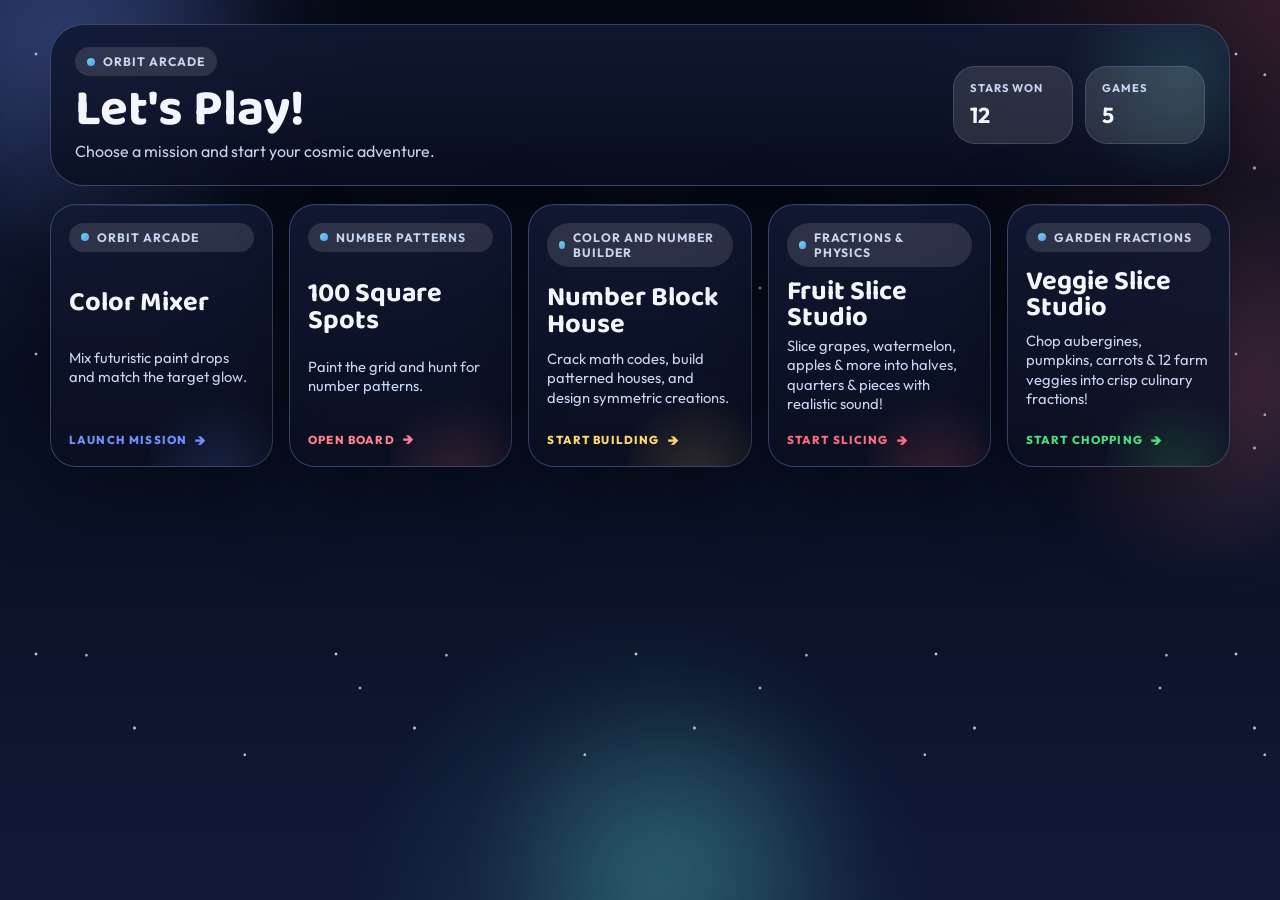
<file: index.html>
<!DOCTYPE html>
<html lang="en">
  <head>
    <meta charset="UTF-8" />
    <meta name="viewport" content="width=device-width, initial-scale=1.0" />
    <title>Orbit Arcade</title>
    <meta
      name="description"
      content="Orbit Arcade is a static collection of playful learning games with colors, numbers, patterns, and building."
    />
    <link rel="preconnect" href="https://fonts.googleapis.com" />
    <link rel="preconnect" href="https://fonts.gstatic.com" crossorigin />
    <link
      href="https://fonts.googleapis.com/css2?family=Baloo+2:wght@400;600;700&family=Outfit:wght@400;500;600;700;800&display=swap"
      rel="stylesheet"
    />
    <link rel="stylesheet" href="./styles.css" />
  </head>
  <body>
    <div class="space-glow glow-one"></div>
    <div class="space-glow glow-two"></div>
    <div class="space-glow glow-three"></div>

    <main class="home-shell">
      <section class="home-hero">
        <div class="hero-copy">
          <p class="eyebrow">Orbit Arcade</p>
          <h1>Let's Play!</h1>
          <p class="hero-text">
            Choose a mission and start your cosmic adventure.
          </p>
        </div>
        <div class="hero-metrics">
          <div class="metric-card">
            <span>Stars Won</span>
            <strong id="totalStars">15</strong>
          </div>
          <div class="metric-card">
            <span>Games</span>
            <strong>5</strong>
          </div>
        </div>
      </section>

      <section class="game-grid">
        <a class="game-card feature-card" href="./chromatic-kitchen/index.html">
          <div class="card-topline">Orbit Arcade</div>
          <h2>Color Mixer</h2>
          <p>
            Mix futuristic paint drops and match the target glow.
          </p>
          <div class="card-footer">Launch Mission</div>
        </a>

        <a class="game-card feature-card alt-card" href="./hundred-square-spots/index.html">
          <div class="card-topline">Number Patterns</div>
          <h2>100 Square Spots</h2>
          <p>
            Paint the grid and hunt for number patterns.
          </p>
          <div class="card-footer">Open Board</div>
        </a>

        <a
          class="game-card feature-card builder-card"
          href="./number-block-house/index.html?clawpilotTheme=dark"
        >
          <div class="card-topline">Color and Number Builder</div>
          <h2>Number Block House</h2>
          <p>
            Crack math codes, build patterned houses, and design symmetric creations.
          </p>
          <div class="card-footer">Start Building</div>
        </a>

        <a
          class="game-card feature-card fruit-card"
          href="./fruit-slice-studio/index.html?clawpilotTheme=dark"
        >
          <div class="card-topline">Fractions & Physics</div>
          <h2>Fruit Slice Studio</h2>
          <p>
            Slice grapes, watermelon, apples & more into halves, quarters & pieces with realistic sound!
          </p>
          <div class="card-footer">Start Slicing</div>
        </a>

        <a
          class="game-card feature-card veggie-card"
          href="./veggie-slice-studio/index.html?clawpilotTheme=dark"
        >
          <div class="card-topline">Garden Fractions</div>
          <h2>Veggie Slice Studio</h2>
          <p>
            Chop aubergines, pumpkins, carrots & 12 farm veggies into crisp culinary fractions!
          </p>
          <div class="card-footer">Start Chopping</div>
        </a>
      </section>
    </main>
    <script src="./app.js"></script>
  </body>
</html>
</file>
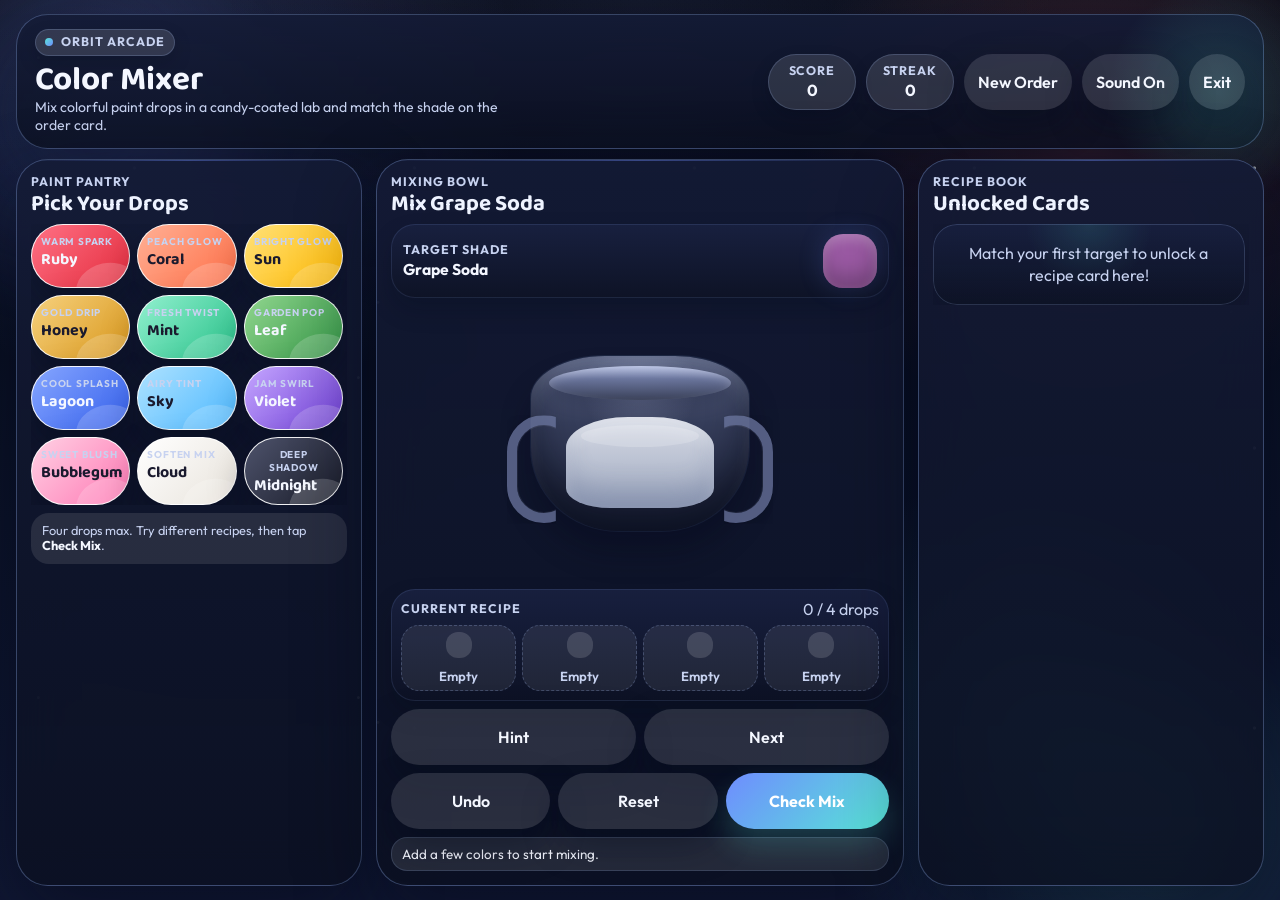
<file: chromatic-kitchen/index.html>
<!DOCTYPE html>
<html lang="en">
  <head>
    <meta charset="UTF-8" />
    <meta name="viewport" content="width=device-width, initial-scale=1.0" />
    <title>Color Mixer</title>
    <meta
      name="description"
      content="A playful color mixing game where kids blend paint drops to match vibrant target shades."
    />
    <link rel="preconnect" href="https://fonts.googleapis.com" />
    <link rel="preconnect" href="https://fonts.gstatic.com" crossorigin />
    <link
      href="https://fonts.googleapis.com/css2?family=Baloo+2:wght@400;600;700&family=Outfit:wght@400;500;600;700&display=swap"
      rel="stylesheet"
    />
    <link rel="stylesheet" href="./styles.css" />
  </head>
  <body>
    <div class="backdrop backdrop-left"></div>
    <div class="backdrop backdrop-right"></div>
    <main class="app-shell">
      <div id="successBurst" class="success-burst" aria-hidden="true"></div>
      <section class="hero-card">
        <div class="hero-copy">
          <p class="eyebrow">Orbit Arcade</p>
          <h1>Color Mixer</h1>
          <p class="hero-text">
            Mix colorful paint drops in a candy-coated lab and match the shade on the order card.
          </p>
        </div>
        <div class="hero-stats" aria-label="Game stats">
          <div class="stat-pill">
            <span class="stat-label">Score</span>
            <strong id="scoreValue">0</strong>
          </div>
          <div class="stat-pill">
            <span class="stat-label">Streak</span>
            <strong id="streakValue">0</strong>
          </div>
          <button id="shuffleChallengeButton" class="secondary-button" type="button">
            New Order
          </button>
          <button id="soundToggleButton" class="secondary-button sound-toggle" type="button">
            Sound On
          </button>
          <a href="../index.html" class="secondary-button back-link">Exit</a>
        </div>
      </section>

      <section class="game-grid">
        <aside class="panel source-panel">
          <div class="panel-heading">
            <p class="panel-tag">Paint Pantry</p>
            <h2>Pick Your Drops</h2>
          </div>
          <div id="paletteButtons" class="palette-grid" aria-label="Color palette"></div>
          <div class="panel-footnote">
            Four drops max. Try different recipes, then tap <span>Check Mix</span>.
          </div>
        </aside>

        <section class="panel cauldron-panel">
          <a href="../index.html" class="floating-back-link">Exit</a>
          <div class="panel-heading">
            <p class="panel-tag">Mixing Bowl</p>
            <h2 id="challengeTitle">Loading challenge...</h2>
          </div>

          <div class="target-card">
            <div>
              <p class="target-label">Target Shade</p>
              <strong id="targetName">Sunset Orange</strong>
            </div>
            <div id="targetSwatch" class="target-swatch" aria-hidden="true"></div>
          </div>

          <div class="cauldron-wrap">
            <div class="cauldron-glow" id="cauldronGlow"></div>
            <div class="cauldron">
              <div class="cauldron-rim"></div>
              <div id="mixtureSurface" class="mixture-surface">
                <div class="bubble bubble-a"></div>
                <div class="bubble bubble-b"></div>
                <div class="bubble bubble-c"></div>
                <div class="bubble bubble-d"></div>
                <div class="bubble bubble-e"></div>
                <div class="bubble bubble-f"></div>
                <div class="bubble bubble-g"></div>
                <div class="bubble bubble-h"></div>
                <div class="bubble bubble-i"></div>
              </div>
            </div>
          </div>

          <div class="tray-block">
            <div class="tray-heading">
              <p class="target-label">Current Recipe</p>
              <span id="dropCounter">0 / 4 drops</span>
            </div>
            <div id="mixSlots" class="mix-slots" aria-live="polite"></div>
          </div>

          <div class="utility-row">
            <button id="hintButton" class="secondary-button" type="button">Hint</button>
            <button id="nextButton" class="secondary-button" type="button">Next</button>
          </div>

          <div class="action-row">
            <button id="undoButton" class="ghost-button" type="button">Undo</button>
            <button id="resetButton" class="ghost-button" type="button">Reset</button>
            <button id="checkButton" class="primary-button" type="button">Check Mix</button>
          </div>

          <p id="statusMessage" class="status-message" aria-live="polite">
            Add a few colors to start mixing.
          </p>
        </section>

        <aside class="panel recipe-panel">
          <div class="panel-heading">
            <p class="panel-tag">Recipe Book</p>
            <h2>Unlocked Cards</h2>
          </div>
          <div id="recipeBook" class="recipe-book"></div>
        </aside>
      </section>
    </main>

    <template id="paletteButtonTemplate">
      <button class="palette-button" type="button">
        <span class="palette-topline"></span>
        <span class="palette-bottomline"></span>
      </button>
    </template>

    <template id="mixSlotTemplate">
      <div class="mix-slot">
        <span class="mix-slot-swatch"></span>
        <span class="mix-slot-name"></span>
      </div>
    </template>

    <template id="recipeCardTemplate">
      <article class="recipe-card">
        <div class="recipe-card-top">
          <div class="recipe-swatch"></div>
          <div>
            <p class="recipe-card-tag">Unlocked</p>
            <h3 class="recipe-card-title"></h3>
          </div>
        </div>
        <p class="recipe-card-formula"></p>
      </article>
    </template>

    <script src="./app.js"></script>
  </body>
</html>
</file>
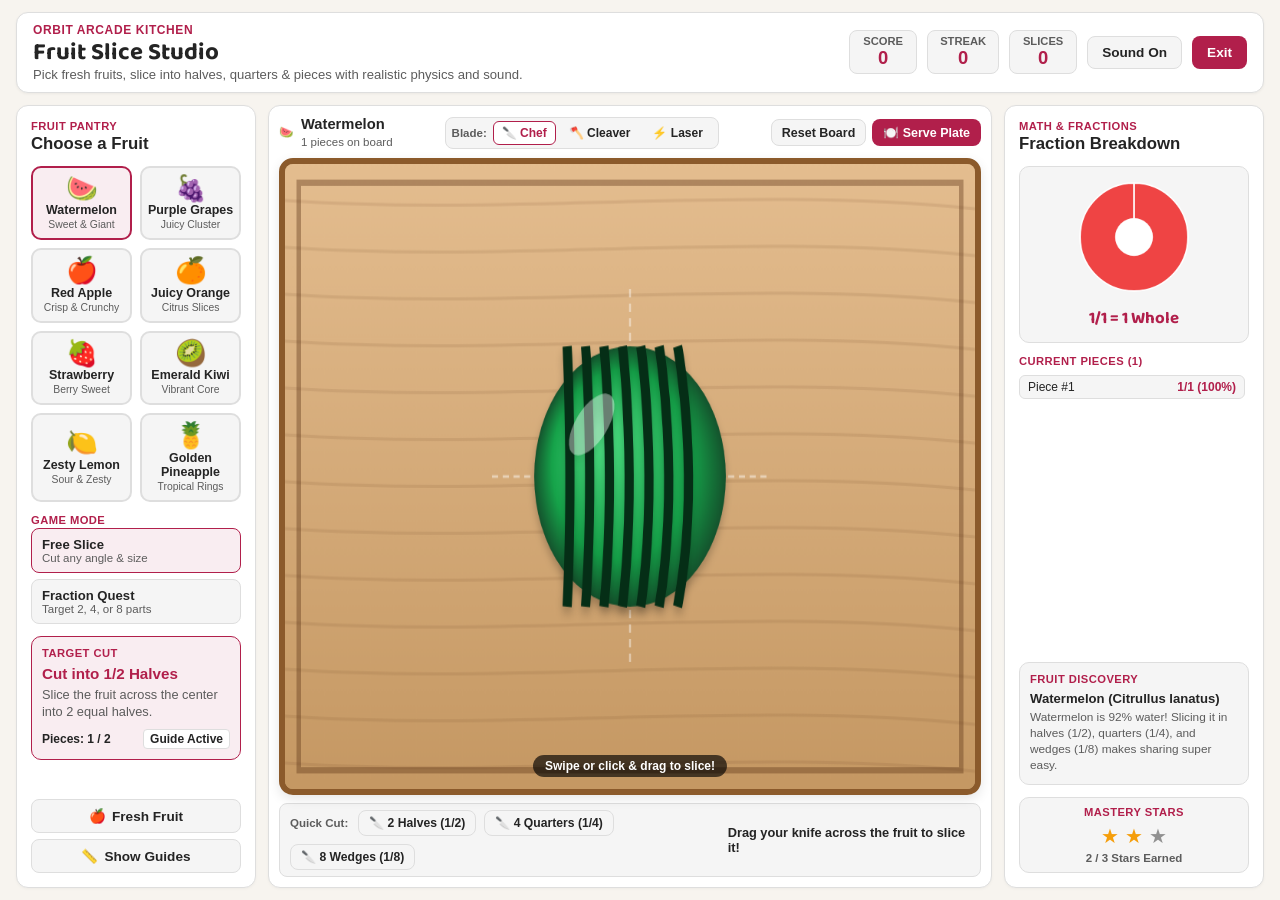
<file: fruit-slice-studio/index.html>
<!DOCTYPE html>
<html lang="en">
  <head>
    <script>
      (() => {
        const param = new URLSearchParams(window.location.search).get("clawpilotTheme");
        const theme =
          param || (window.matchMedia("(prefers-color-scheme: dark)").matches ? "dark" : "light");
        document.documentElement.setAttribute("data-theme", theme);
      })();
    </script>
    <meta charset="UTF-8" />
    <meta name="viewport" content="width=device-width, initial-scale=1.0" />
    <title>Fruit Slice Studio</title>
    <meta
      name="description"
      content="Realistic interactive fruit cutting game with fractions, precision slicing, juicy physics, and sound effects."
    />
    <link rel="preconnect" href="https://fonts.googleapis.com" />
    <link rel="preconnect" href="https://fonts.gstatic.com" crossorigin />
    <link
      href="https://fonts.googleapis.com/css2?family=Baloo+2:wght@500;600;700;800&family=Outfit:wght@400;500;600;700;800&display=swap"
      rel="stylesheet"
    />
    <link rel="stylesheet" href="./styles.css" />
  </head>
  <body>
    <main class="game-shell">
      <header class="game-header">
        <div class="header-titles">
          <p class="eyebrow">Orbit Arcade Kitchen</p>
          <h1>Fruit Slice Studio</h1>
          <p class="subtitle">Pick fresh fruits, slice into halves, quarters & pieces with realistic physics and sound.</p>
        </div>
        <div class="header-actions">
          <div class="score-card" aria-label="Game score">
            <span>Score</span>
            <strong id="scoreValue">0</strong>
          </div>
          <div class="score-card" aria-label="Current streak">
            <span>Streak</span>
            <strong id="streakValue">0</strong>
          </div>
          <div class="score-card" aria-label="Total slices">
            <span>Slices</span>
            <strong id="sliceCountValue">0</strong>
          </div>
          <button id="soundButton" class="button button-secondary" type="button">Sound On</button>
          <a class="button button-primary exit-btn" href="../index.html">Exit</a>
        </div>
      </header>

      <section class="game-layout">
        <!-- Left Sidebar: Fruit Pantry & Mode Selector -->
        <aside class="panel pantry-panel">
          <div class="section-head">
            <p class="panel-label">Fruit Pantry</p>
            <h2>Choose a Fruit</h2>
          </div>

          <div id="fruitSelector" class="fruit-grid" role="radiogroup" aria-label="Select fruit">
            <!-- Rendered by JS -->
          </div>

          <div class="mode-section">
            <p class="panel-label">Game Mode</p>
            <div class="mode-toggle-group">
              <button id="modeFreeBtn" class="mode-btn is-active" type="button">
                <strong>Free Slice</strong>
                <span>Cut any angle & size</span>
              </button>
              <button id="modeMissionBtn" class="mode-btn" type="button">
                <strong>Fraction Quest</strong>
                <span>Target 2, 4, or 8 parts</span>
              </button>
            </div>
          </div>

          <div class="fraction-mission-card" id="missionCard" hidden>
            <p class="panel-label">Target Cut</p>
            <h3 id="targetFractionTitle">Cut into 2 Halves (1/2)</h3>
            <p id="targetFractionDesc" class="panel-copy">Swipe along the guide to slice the fruit into 2 equal parts.</p>
            <div class="target-progress-row">
              <span id="targetPiecesCount">Pieces: 1 / 2</span>
              <span id="targetAccuracyBadge" class="accuracy-badge">Guide Active</span>
            </div>
          </div>

          <div class="quick-controls">
            <button id="freshFruitBtn" class="button button-secondary action-btn" type="button">
              <span>🍎</span> Fresh Fruit
            </button>
            <button id="guideToggleBtn" class="button button-secondary action-btn" type="button">
              <span>📏</span> Show Guides
            </button>
          </div>
        </aside>

        <!-- Center: Interactive Cutting Board Canvas -->
        <section class="panel board-panel">
          <div class="board-toolbar">
            <div class="current-fruit-badge">
              <span id="currentFruitIcon" class="fruit-badge-icon">🍇</span>
              <div>
                <strong id="currentFruitName">Fresh Grapes</strong>
                <span id="currentFruitStats">1 whole piece (100%)</span>
              </div>
            </div>

            <div class="knife-selector">
              <span class="toolbar-label">Blade:</span>
              <button class="knife-btn is-active" data-knife="chef" title="Chef Knife">🔪 Chef</button>
              <button class="knife-btn" data-knife="cleaver" title="Heavy Cleaver">🪓 Cleaver</button>
              <button class="knife-btn" data-knife="laser" title="Laser Katana">⚡ Laser</button>
            </div>

            <div class="board-actions">
              <button id="clearBoardBtn" class="button button-secondary mini-btn" type="button">Reset Board</button>
              <button id="plateBtn" class="button button-primary mini-btn" type="button">🍽️ Serve Plate</button>
            </div>
          </div>

          <!-- Cutting Board Area -->
          <div class="cutting-board-wrapper" id="boardWrapper">
            <canvas id="cuttingCanvas" width="900" height="600"></canvas>
            
            <div class="slice-prompt" id="slicePrompt">
              <span>Swipe or click & drag to slice!</span>
            </div>

            <!-- Juice Splatter Canvas overlay -->
            <canvas id="splatterCanvas" width="900" height="600" aria-hidden="true"></canvas>

            <!-- Guide Overlay -->
            <div id="guideOverlay" class="guide-overlay" aria-hidden="true"></div>
          </div>

          <div class="status-bar">
            <div class="quick-cut-row">
              <span class="toolbar-label">Quick Cut:</span>
              <button id="cutHalfBtn" class="cut-preset-btn" type="button">🔪 2 Halves (1/2)</button>
              <button id="cutQuartersBtn" class="cut-preset-btn" type="button">🔪 4 Quarters (1/4)</button>
              <button id="cutEighthsBtn" class="cut-preset-btn" type="button">🔪 8 Wedges (1/8)</button>
            </div>
            <p id="statusMessage" class="status-message" aria-live="polite">
              Drag your knife across the fruit to slice it!
            </p>
            <div class="cut-feedback" id="cutFeedback" aria-hidden="true"></div>
          </div>
        </section>

        <!-- Right Sidebar: Fractions & Fruit Lab Metrics -->
        <aside class="panel metrics-panel">
          <div class="section-head">
            <p class="panel-label">Math & Fractions</p>
            <h2>Fraction Breakdown</h2>
          </div>

          <div class="fraction-visualizer" id="fractionVisualizer">
            <div class="fraction-pie-wrap">
              <canvas id="fractionPieCanvas" width="160" height="160"></canvas>
            </div>
            <div class="fraction-sum" id="fractionEquation">
              1 = 1/1 Whole
            </div>
          </div>

          <div class="pieces-list-card">
            <div class="pieces-head">
              <p class="panel-label">Current Pieces (<span id="pieceCountLabel">1</span>)</p>
            </div>
            <div class="pieces-scroll" id="piecesList">
              <!-- Dynamically populated pieces -->
            </div>
          </div>

          <div class="fruit-facts-card">
            <p class="panel-label">Fruit Discovery</p>
            <h4 id="fruitFactTitle">Grapes (Vitis vinifera)</h4>
            <p id="fruitFactText" class="fact-text">Grapes grow in clusters of 15 to 300 berries. Slicing grapes in halves or quarters is great for salads and safety!</p>
          </div>

          <div class="stars-card">
            <p class="panel-label">Mastery Stars</p>
            <div class="stars-row" id="masteryStars">
              <span class="star is-earned">★</span>
              <span class="star is-earned">★</span>
              <span class="star">★</span>
            </div>
            <span id="starCounterText">2 / 3 Stars Earned</span>
          </div>
        </aside>
      </section>
    </main>

    <!-- Serving Plate Modal / Celebration -->
    <div id="serveDialog" class="serve-dialog" role="dialog" aria-modal="true" hidden>
      <div class="serve-card">
        <p class="panel-label">Fruit Masterpiece</p>
        <h2 id="serveTitle">Delicious Fresh Fruit Platter!</h2>
        <div class="platter-preview-wrap">
          <canvas id="platterCanvas" width="360" height="240"></canvas>
        </div>
        <p id="serveDescription">You sliced 8 perfect fruit pieces. Great fraction cutting!</p>
        <div class="serve-stats-row">
          <div class="serve-stat">
            <span>Accuracy</span>
            <strong id="serveAccuracy">98%</strong>
          </div>
          <div class="serve-stat">
            <span>Fractions</span>
            <strong id="serveFractions">1/8 Pieces</strong>
          </div>
          <div class="serve-stat">
            <span>Score Bonus</span>
            <strong id="serveBonus">+120 pts</strong>
          </div>
        </div>
        <div class="serve-actions">
          <button id="closeServeBtn" class="button button-primary" type="button">Keep Cutting</button>
          <button id="nextFruitServeBtn" class="button button-secondary" type="button">Next Fruit 🍉</button>
        </div>
      </div>
    </div>

    <script src="./app.js"></script>
  </body>
</html>
</file>
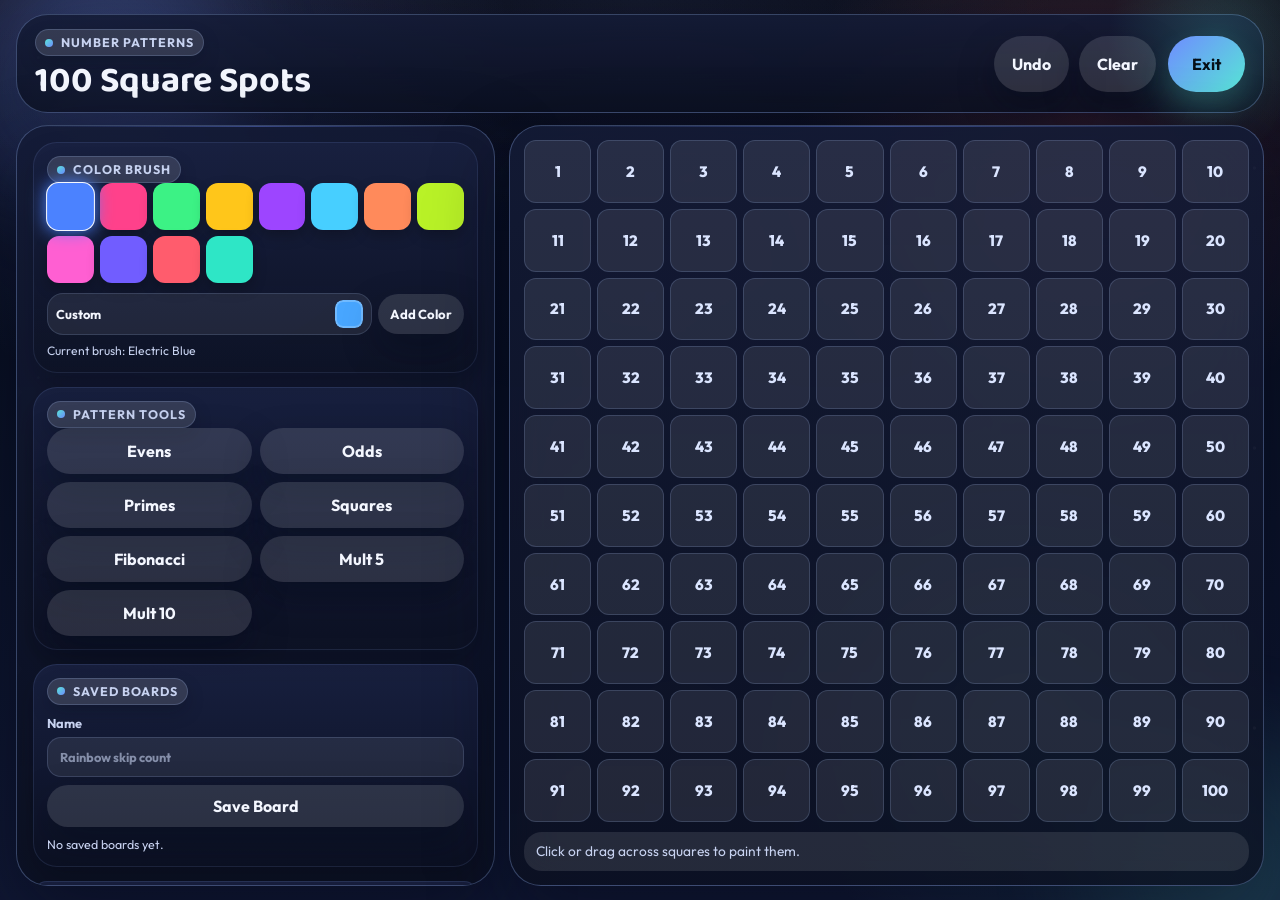
<file: hundred-square-spots/index.html>
<!DOCTYPE html>
<html lang="en">
  <head>
    <meta charset="UTF-8" />
    <meta name="viewport" content="width=device-width, initial-scale=1.0" />
    <title>Hundred Square Spots</title>
    <link rel="preconnect" href="https://fonts.googleapis.com" />
    <link rel="preconnect" href="https://fonts.gstatic.com" crossorigin />
    <link
      href="https://fonts.googleapis.com/css2?family=Baloo+2:wght@400;600;700&family=Outfit:wght@400;500;600;700;800&display=swap"
      rel="stylesheet"
    />
    <link rel="stylesheet" href="./styles.css" />
  </head>
  <body>
    <div class="space-glow glow-one"></div>
    <div class="space-glow glow-two"></div>

    <main class="game-shell">
      <header class="game-header">
        <div class="header-left">
          <p class="eyebrow">Number Patterns</p>
          <h1>100 Square Spots</h1>
        </div>
        <div class="header-right">
          <div class="control-pill">
            <button id="undoBtn" class="icon-btn" title="Undo Last">Undo</button>
            <button id="clearBtn" class="icon-btn" title="Clear Grid">Clear</button>
          </div>
          <a href="../index.html" class="primary-btn">Exit</a>
        </div>
      </header>

      <section class="game-main">
        <aside class="side-panel palette-panel">
          <div class="panel-section">
            <p class="panel-tag">Color Brush</p>
            <div id="palette" class="color-palette"></div>
            <div class="palette-tools">
              <label class="color-input-wrap" for="customColorInput">
                <span>Custom</span>
                <input id="customColorInput" type="color" value="#48a6ff" />
              </label>
              <button id="addColorBtn" class="icon-btn palette-add-btn" type="button">Add Color</button>
            </div>
            <p id="brushLabel" class="brush-label">Current brush: Electric Blue</p>
          </div>
          
          <div class="panel-section fill-tools">
            <p class="panel-tag">Pattern Tools</p>
            <div class="tool-grid">
              <button data-rule="even">Evens</button>
              <button data-rule="odd">Odds</button>
              <button data-rule="prime">Primes</button>
              <button data-rule="square">Squares</button>
              <button data-rule="fib">Fibonacci</button>
              <button data-rule="multiple" data-val="5">Mult 5</button>
              <button data-rule="multiple" data-val="10">Mult 10</button>
            </div>
          </div>

          <div class="panel-section save-section">
            <p class="panel-tag">Saved Boards</p>
            <div class="save-tools">
              <label class="save-input-wrap" for="saveNameInput">
                <span>Name</span>
                <input id="saveNameInput" type="text" maxlength="32" placeholder="Rainbow skip count" />
              </label>
              <button id="saveBoardBtn" class="icon-btn save-board-btn" type="button">Save Board</button>
            </div>
            <div id="savedBoardsList" class="saved-boards-list">
              <p class="empty-saves">No saved boards yet.</p>
            </div>
          </div>

          <div class="panel-section stats-section">
            <p class="panel-tag">Live Metrics</p>
            <div id="statsList" class="stats-list">
              <p class="empty-stats">Select a color to see live rules.</p>
            </div>
          </div>
        </aside>

        <section class="grid-container">
          <div id="hundredGrid" class="hundred-grid"></div>
          <div class="grid-footer">
            <p id="gridStatus">Click or drag across squares to paint them.</p>
          </div>
        </section>
      </section>
    </main>

    <template id="statItemTemplate">
      <div class="stat-item">
        <div class="stat-row">
          <span class="stat-swatch"></span>
          <strong class="stat-count">0 spots</strong>
        </div>
        <div class="stat-label">Rule: <span class="stat-rule">Unknown</span></div>
        <div class="stat-meta">Mean: <span class="stat-mean">0</span> | Gap: <span class="stat-gap">0</span></div>
      </div>
    </template>

    <script src="./app.js"></script>
  </body>
</html>
</file>
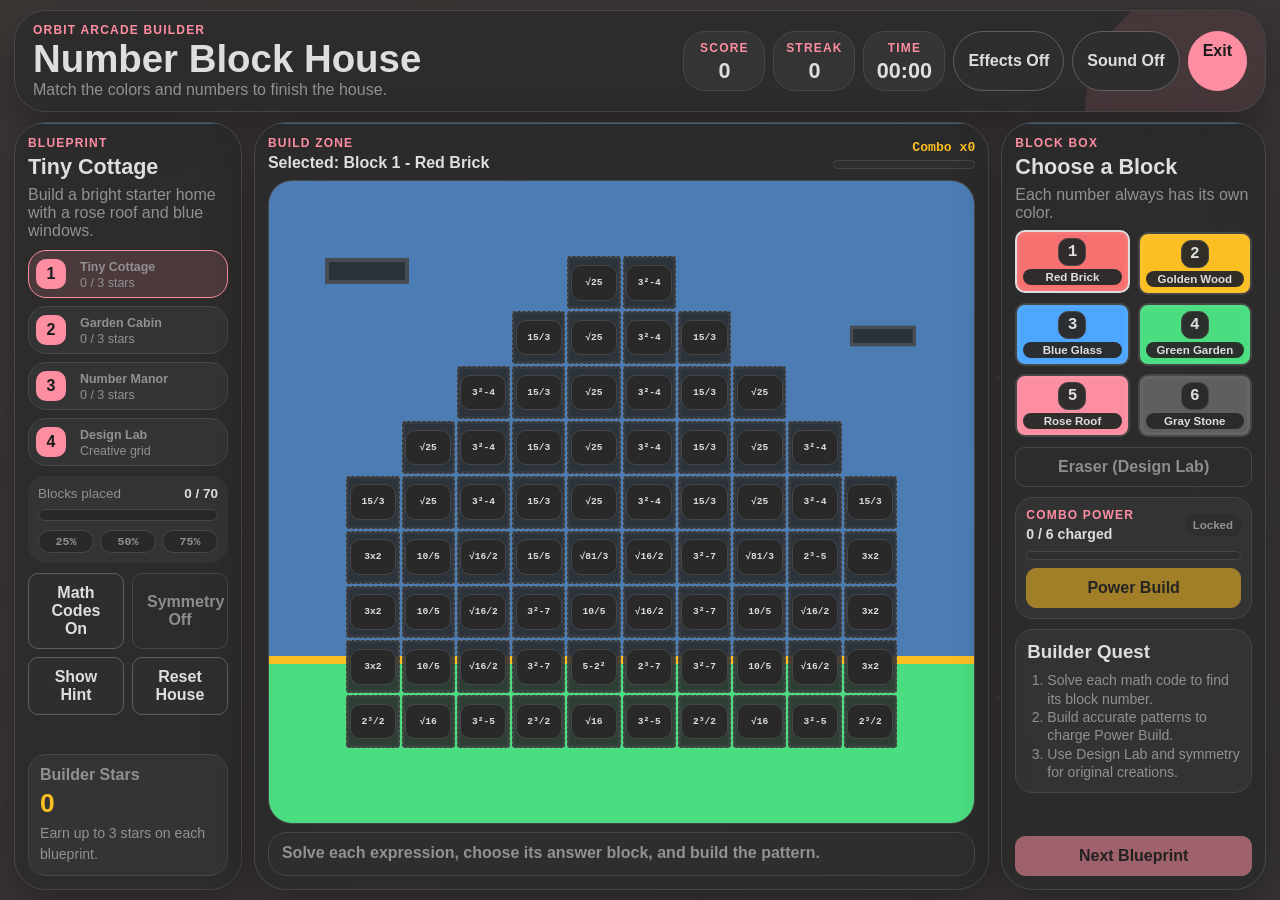
<file: number-block-house/index.html>
<!DOCTYPE html>
<html lang="en">
  <head>
    <script>
      (() => {
        const param = new URLSearchParams(window.location.search).get("clawpilotTheme");
        const theme =
          param || (window.matchMedia("(prefers-color-scheme: dark)").matches ? "dark" : "light");
        document.documentElement.setAttribute("data-theme", theme);
      })();
    </script>
    <script>
      if (!new URLSearchParams(window.location.search).has("clawpilotTheme")) {
        document.documentElement.setAttribute("data-theme", "dark");
      }
    </script>
    <meta charset="UTF-8" />
    <meta name="viewport" content="width=device-width, initial-scale=1.0" />
    <title>Number Block House</title>
    <meta
      name="description"
      content="Build colorful block houses by matching numbered blocks to a pixel blueprint."
    />
    <link rel="stylesheet" href="./styles.css" />
  </head>
  <body>
    <main class="game-shell">
      <header class="game-header">
        <div>
          <p class="eyebrow">Orbit Arcade Builder</p>
          <h1>Number Block House</h1>
          <p class="subtitle">Match the colors and numbers to finish the house.</p>
        </div>
        <div class="header-actions">
          <div class="score-card" aria-label="Game score">
            <span>Score</span>
            <strong id="scoreValue">0</strong>
          </div>
          <div class="score-card" aria-label="Current streak">
            <span>Streak</span>
            <strong id="streakValue">0</strong>
          </div>
          <div class="score-card" aria-label="Build time">
            <span>Time</span>
            <strong id="timerValue">00:00</strong>
          </div>
          <button id="effectsButton" class="button button-secondary" type="button">Effects Off</button>
          <button id="soundButton" class="button button-secondary" type="button">Sound Off</button>
          <a class="button button-primary" href="../index.html">Exit</a>
        </div>
      </header>

      <section class="game-layout">
        <aside class="panel mission-panel">
          <div>
            <p class="panel-label">Blueprint</p>
            <h2 id="missionName">Tiny Cottage</h2>
            <p id="missionDescription" class="panel-copy"></p>
          </div>

          <div id="missionButtons" class="mission-list" aria-label="Choose a house"></div>

          <div class="progress-group">
            <div class="progress-copy">
              <span>Blocks placed</span>
              <strong id="progressText">0 / 0</strong>
            </div>
            <div
              id="progressTrack"
              class="progress-track"
              role="progressbar"
              aria-valuemin="0"
              aria-valuemax="100"
              aria-valuenow="0"
            >
              <span id="progressBar"></span>
            </div>
            <div id="milestoneList" class="milestone-list" aria-label="Supply drop milestones">
              <span data-milestone="25">25%</span>
              <span data-milestone="50">50%</span>
              <span data-milestone="75">75%</span>
            </div>
          </div>

          <div class="control-grid">
            <button id="mathModeButton" class="button button-secondary" type="button">Math Codes On</button>
            <button id="symmetryButton" class="button button-secondary" type="button" disabled>
              Symmetry Off
            </button>
            <button id="hintButton" class="button button-secondary" type="button">Show Hint</button>
            <button id="resetButton" class="button button-secondary" type="button">Reset House</button>
          </div>

          <div class="best-card">
            <span>Builder Stars</span>
            <strong id="starValue">0</strong>
            <p>Earn up to 3 stars on each blueprint.</p>
          </div>
        </aside>

        <section class="panel build-panel">
          <div class="build-toolbar">
            <div>
              <p class="panel-label">Build Zone</p>
              <p id="selectedLabel" class="selected-label">Selected: Block 1</p>
            </div>
            <div class="combo-display">
              <span id="comboLabel">Combo x0</span>
              <div class="combo-track" aria-hidden="true">
                <span id="comboBar"></span>
              </div>
            </div>
          </div>

          <div class="world-frame">
            <div class="cloud cloud-one" aria-hidden="true"></div>
            <div class="cloud cloud-two" aria-hidden="true"></div>
            <div id="particleLayer" class="particle-layer" aria-hidden="true"></div>
            <div id="buildGrid" class="build-grid" role="grid" aria-label="House blueprint"></div>
            <div class="ground" aria-hidden="true"></div>
          </div>

          <p id="statusMessage" class="status-message" aria-live="polite">
            Choose a numbered block, then place it on the matching square.
          </p>
        </section>

        <aside class="panel toolbox-panel">
          <div>
            <p class="panel-label">Block Box</p>
            <h2>Choose a Block</h2>
            <p class="panel-copy">Each number always has its own color.</p>
          </div>

          <div id="blockPalette" class="block-palette" aria-label="Numbered blocks"></div>
          <button id="eraseButton" class="button button-secondary erase-button" type="button" disabled>
            Eraser (Design Lab)
          </button>

          <div class="power-card">
            <div class="power-copy">
              <div>
                <p class="panel-label">Combo Power</p>
                <strong id="powerLabel">0 / 6 charged</strong>
              </div>
              <span id="powerBadge">Locked</span>
            </div>
            <div class="power-track" aria-hidden="true">
              <span id="powerBar"></span>
            </div>
            <button id="powerButton" class="button power-button" type="button" disabled>
              Power Build
            </button>
          </div>

          <div class="how-to-card">
            <h3>Builder Quest</h3>
            <ol>
              <li>Solve each math code to find its block number.</li>
              <li>Build accurate patterns to charge Power Build.</li>
              <li>Use Design Lab and symmetry for original creations.</li>
            </ol>
          </div>

          <button id="nextButton" class="button button-primary next-button" type="button" disabled>
            Next Blueprint
          </button>
        </aside>
      </section>
    </main>

    <div id="completionDialog" class="completion-dialog" role="dialog" aria-modal="true" aria-labelledby="completionTitle" hidden>
      <div class="completion-card">
        <p class="panel-label">House Complete</p>
        <h2 id="completionTitle">Great building!</h2>
        <div id="earnedStars" class="earned-stars" aria-label="Stars earned"></div>
        <p id="completionMessage"></p>
        <div class="completion-stats">
          <span>Time <strong id="finalTime">00:00</strong></span>
          <span>Score <strong id="finalScore">0</strong></span>
        </div>
        <button id="continueButton" class="button button-primary" type="button">Keep Building</button>
      </div>
    </div>

    <script src="./app.js"></script>
  </body>
</html>
</file>
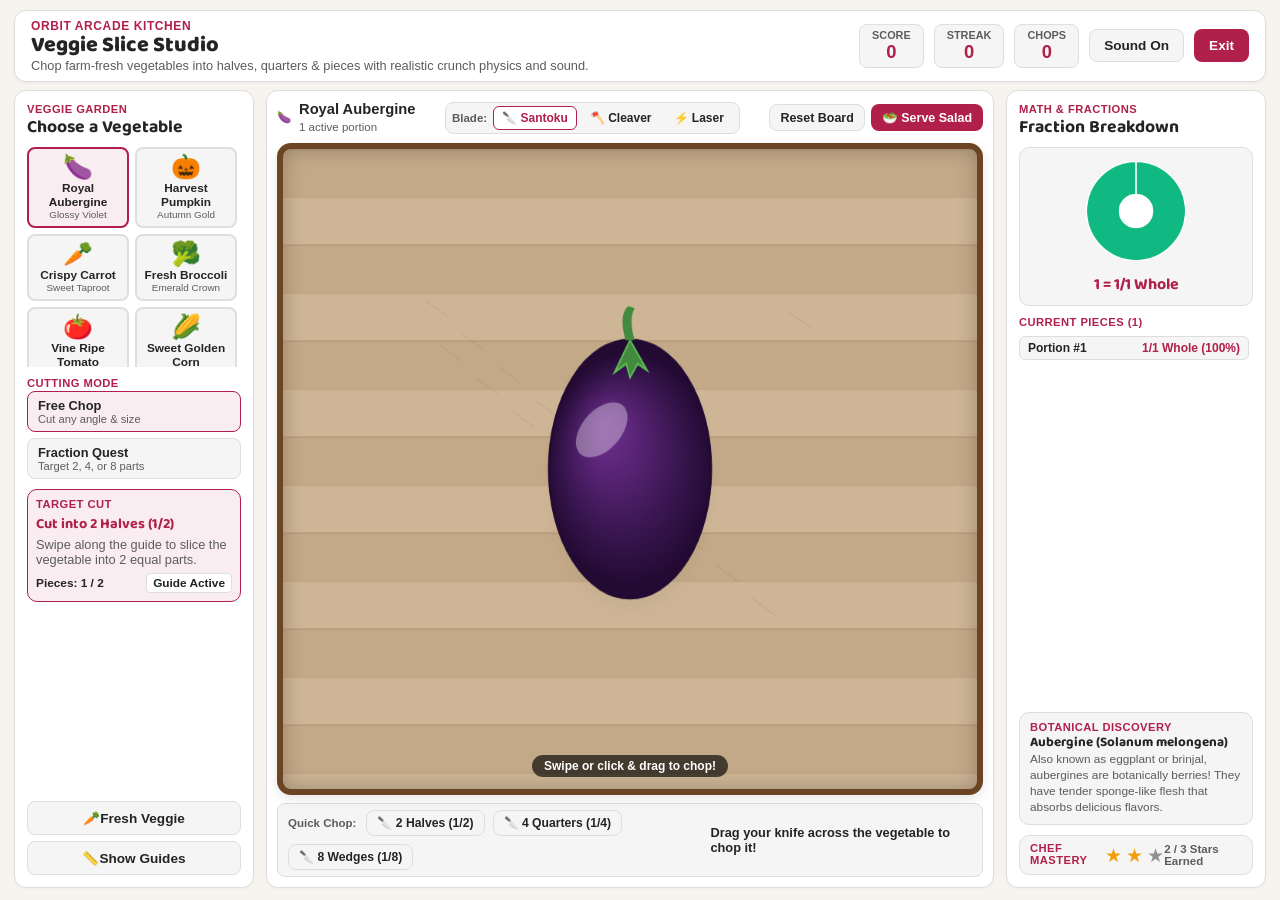
<file: veggie-slice-studio/index.html>
<!DOCTYPE html>
<html lang="en">
  <head>
    <script>
      (() => {
        const param = new URLSearchParams(window.location.search).get("clawpilotTheme");
        const theme =
          param || (window.matchMedia("(prefers-color-scheme: dark)").matches ? "dark" : "light");
        document.documentElement.setAttribute("data-theme", theme);
      })();
    </script>
    <meta charset="UTF-8" />
    <meta name="viewport" content="width=device-width, initial-scale=1.0" />
    <title>Veggie Slice Studio</title>
    <meta
      name="description"
      content="Realistic interactive vegetable chopping game with fractions, precision slicing, crisp crunch physics, and sound effects."
    />
    <link rel="preconnect" href="https://fonts.googleapis.com" />
    <link rel="preconnect" href="https://fonts.gstatic.com" crossorigin />
    <link
      href="https://fonts.googleapis.com/css2?family=Baloo+2:wght@500;600;700;800&family=Outfit:wght@400;500;600;700;800&display=swap"
      rel="stylesheet"
    />
    <link rel="stylesheet" href="./styles.css" />
  </head>
  <body>
    <main class="game-shell">
      <header class="game-header">
        <div class="header-titles">
          <p class="eyebrow">Orbit Arcade Kitchen</p>
          <h1>Veggie Slice Studio</h1>
          <p class="subtitle">Chop farm-fresh vegetables into halves, quarters & pieces with realistic crunch physics and sound.</p>
        </div>
        <div class="header-actions">
          <div class="score-card" aria-label="Game score">
            <span>Score</span>
            <strong id="scoreValue">0</strong>
          </div>
          <div class="score-card" aria-label="Current streak">
            <span>Streak</span>
            <strong id="streakValue">0</strong>
          </div>
          <div class="score-card" aria-label="Total chops">
            <span>Chops</span>
            <strong id="sliceCountValue">0</strong>
          </div>
          <button id="soundButton" class="button button-secondary" type="button">Sound On</button>
          <a class="button button-primary exit-btn" href="../index.html">Exit</a>
        </div>
      </header>

      <section class="game-layout">
        <!-- Left Sidebar: Veggie Pantry & Mode Selector -->
        <aside class="panel pantry-panel">
          <div class="section-head">
            <p class="panel-label">Veggie Garden</p>
            <h2>Choose a Vegetable</h2>
          </div>

          <div id="veggieSelector" class="veggie-grid" role="radiogroup" aria-label="Select vegetable">
            <!-- Rendered dynamically by JS -->
          </div>

          <div class="mode-section">
            <p class="panel-label">Cutting Mode</p>
            <div class="mode-toggle-group">
              <button id="modeFreeBtn" class="mode-btn is-active" type="button">
                <strong>Free Chop</strong>
                <span>Cut any angle & size</span>
              </button>
              <button id="modeMissionBtn" class="mode-btn" type="button">
                <strong>Fraction Quest</strong>
                <span>Target 2, 4, or 8 parts</span>
              </button>
            </div>
          </div>

          <div class="fraction-mission-card" id="missionCard" hidden>
            <p class="panel-label">Target Cut</p>
            <h3 id="targetFractionTitle">Cut into 2 Halves (1/2)</h3>
            <p id="targetFractionDesc" class="panel-copy">Swipe along the guide to slice the vegetable into 2 equal parts.</p>
            <div class="target-progress-row">
              <span id="targetPiecesCount">Pieces: 1 / 2</span>
              <span id="targetAccuracyBadge" class="accuracy-badge">Guide Active</span>
            </div>
          </div>

          <div class="quick-controls">
            <button id="freshVeggieBtn" class="button button-secondary action-btn" type="button">
              <span>🥕</span> Fresh Veggie
            </button>
            <button id="guideToggleBtn" class="button button-secondary action-btn" type="button">
              <span>📏</span> Show Guides
            </button>
          </div>
        </aside>

        <!-- Center: Interactive Cutting Board Canvas -->
        <section class="panel board-panel">
          <div class="board-toolbar">
            <div class="current-veggie-badge">
              <span id="currentVeggieIcon" class="veggie-badge-icon">🍆</span>
              <div>
                <strong id="currentVeggieName">Royal Aubergine</strong>
                <span id="currentVeggieStats">1 whole piece (100%)</span>
              </div>
            </div>

            <div class="knife-selector">
              <span class="toolbar-label">Blade:</span>
              <button class="knife-btn is-active" data-knife="chef" title="Chef Knife">🔪 Santoku</button>
              <button class="knife-btn" data-knife="cleaver" title="Heavy Cleaver">🪓 Cleaver</button>
              <button class="knife-btn" data-knife="laser" title="Laser Katana">⚡ Laser</button>
            </div>

            <div class="board-actions">
              <button id="clearBoardBtn" class="button button-secondary mini-btn" type="button">Reset Board</button>
              <button id="plateBtn" class="button button-primary mini-btn" type="button">🥗 Serve Salad</button>
            </div>
          </div>

          <!-- Cutting Board Area -->
          <div class="cutting-board-wrapper" id="boardWrapper">
            <canvas id="cuttingCanvas" width="900" height="600"></canvas>
            
            <div class="slice-prompt" id="slicePrompt">
              <span>Swipe or click & drag to chop!</span>
            </div>

            <!-- Juice / Crisp Particle overlay -->
            <canvas id="splatterCanvas" width="900" height="600" aria-hidden="true"></canvas>

            <!-- Guide Overlay -->
            <div id="guideOverlay" class="guide-overlay" aria-hidden="true"></div>
          </div>

          <div class="status-bar">
            <div class="quick-cut-row">
              <span class="toolbar-label">Quick Chop:</span>
              <button id="cutHalfBtn" class="cut-preset-btn" type="button">🔪 2 Halves (1/2)</button>
              <button id="cutQuartersBtn" class="cut-preset-btn" type="button">🔪 4 Quarters (1/4)</button>
              <button id="cutEighthsBtn" class="cut-preset-btn" type="button">🔪 8 Wedges (1/8)</button>
            </div>
            <p id="statusMessage" class="status-message" aria-live="polite">
              Drag your knife across the vegetable to chop it!
            </p>
            <div class="cut-feedback" id="cutFeedback" aria-hidden="true"></div>
          </div>
        </section>

        <!-- Right Sidebar: Fractions & Vegetable Lab Metrics -->
        <aside class="panel metrics-panel">
          <div class="section-head">
            <p class="panel-label">Math & Fractions</p>
            <h2>Fraction Breakdown</h2>
          </div>

          <div class="fraction-visualizer" id="fractionVisualizer">
            <div class="fraction-pie-wrap">
              <canvas id="fractionPieCanvas" width="160" height="160"></canvas>
            </div>
            <div class="fraction-sum" id="fractionEquation">
              1 = 1/1 Whole
            </div>
          </div>

          <div class="pieces-list-card">
            <div class="pieces-head">
              <p class="panel-label">Current Pieces (<span id="pieceCountLabel">1</span>)</p>
            </div>
            <div class="pieces-scroll" id="piecesList">
              <!-- Dynamically populated pieces -->
            </div>
          </div>

          <div class="veggie-facts-card">
            <p class="panel-label">Botanical Discovery</p>
            <h4 id="veggieFactTitle">Aubergine (Solanum melongena)</h4>
            <p id="veggieFactText" class="fact-text">Also known as eggplant or brinjal, aubergines are botanically berries! They have tender sponge-like flesh that absorbs delicious flavors.</p>
          </div>

          <div class="stars-card">
            <p class="panel-label">Chef Mastery</p>
            <div class="stars-row" id="masteryStars">
              <span class="star is-earned">★</span>
              <span class="star is-earned">★</span>
              <span class="star">★</span>
            </div>
            <span id="starCounterText">2 / 3 Stars Earned</span>
          </div>
        </aside>
      </section>
    </main>

    <!-- Serving Platter Modal / Celebration -->
    <div id="serveDialog" class="serve-dialog" role="dialog" aria-modal="true" hidden>
      <div class="serve-card">
        <p class="panel-label">Garden Masterpiece</p>
        <h2 id="serveTitle">Gourmet Garden Salad Bowl!</h2>
        <div class="platter-preview-wrap">
          <canvas id="platterCanvas" width="360" height="240"></canvas>
        </div>
        <p id="serveDescription">You chopped 8 fresh vegetable portions with culinary precision!</p>
        <div class="serve-stats-row">
          <div class="serve-stat">
            <span>Accuracy</span>
            <strong id="serveAccuracy">98%</strong>
          </div>
          <div class="serve-stat">
            <span>Fractions</span>
            <strong id="serveFractions">1/8 Pieces</strong>
          </div>
          <div class="serve-stat">
            <span>Score Bonus</span>
            <strong id="serveBonus">+150 pts</strong>
          </div>
        </div>
        <div class="serve-actions">
          <button id="closeServeBtn" class="button button-primary" type="button">Keep Chopping</button>
          <button id="nextVeggieServeBtn" class="button button-secondary" type="button">Next Veggie 🎃</button>
        </div>
      </div>
    </div>

    <script src="./app.js"></script>
  </body>
</html>
</file>
<file: styles.css>
:root {
  --bg: #060b18;
  --panel: rgba(15, 22, 46, 0.72);
  --panel-border: rgba(153, 183, 255, 0.3);
  --text: #f3f6ff;
  --muted: #cad5f2;
  --blue: #7390ff;
  --aqua: #58e3d5;
  --coral: #ff7f92;
  --gold: #ffd76f;
  --shadow: 0 30px 90px rgba(0, 0, 0, 0.42);
}

* {
  box-sizing: border-box;
}

body {
  margin: 0;
  min-height: 100vh;
  font-family: "Outfit", sans-serif;
  color: var(--text);
  background:
    radial-gradient(circle at top left, rgba(115, 144, 255, 0.22), transparent 24%),
    radial-gradient(circle at top right, rgba(255, 127, 146, 0.18), transparent 24%),
    radial-gradient(circle at bottom center, rgba(88, 227, 213, 0.16), transparent 26%),
    linear-gradient(180deg, #040813 0%, #0a1227 55%, #111936 100%);
  overflow-x: hidden;
}

body::before {
  content: "";
  position: fixed;
  inset: 0;
  background-image:
    radial-gradient(circle at 12% 18%, rgba(255, 255, 255, 0.9) 0 1px, transparent 1.8px),
    radial-gradient(circle at 72% 22%, rgba(255, 255, 255, 0.8) 0 1px, transparent 1.8px),
    radial-gradient(circle at 48% 60%, rgba(255, 255, 255, 0.75) 0 1.2px, transparent 2px),
    radial-gradient(circle at 90% 72%, rgba(255, 255, 255, 0.75) 0 1px, transparent 1.8px),
    radial-gradient(circle at 24% 82%, rgba(255, 255, 255, 0.7) 0 1px, transparent 1.8px);
  background-size: 300px 300px, 340px 340px, 280px 280px, 400px 400px, 360px 360px;
  opacity: 0.86;
  pointer-events: none;
}

.space-glow {
  position: fixed;
  width: 28rem;
  height: 28rem;
  border-radius: 50%;
  filter: blur(28px);
  pointer-events: none;
}

.glow-one {
  top: -10rem;
  left: -8rem;
  background: radial-gradient(circle, rgba(115, 144, 255, 0.34), transparent 60%);
}

.glow-two {
  top: 18%;
  right: -10rem;
  background: radial-gradient(circle, rgba(255, 127, 146, 0.28), transparent 60%);
}

.glow-three {
  bottom: -12rem;
  left: 35%;
  background: radial-gradient(circle, rgba(88, 227, 213, 0.24), transparent 60%);
}

.home-shell {
  position: relative;
  z-index: 1;
  max-width: 1220px;
  margin: 0 auto;
  min-height: 100vh;
  padding: 24px 20px 28px;
}

.home-hero,
.game-card {
  backdrop-filter: blur(24px);
  background: linear-gradient(180deg, rgba(18, 25, 51, 0.92), rgba(10, 15, 31, 0.86));
  border: 1px solid var(--panel-border);
  box-shadow: var(--shadow);
}

.home-hero {
  position: relative;
  display: flex;
  justify-content: space-between;
  gap: 24px;
  border-radius: 34px;
  padding: 22px 24px;
  overflow: hidden;
}

.home-hero::after {
  content: "";
  position: absolute;
  width: 240px;
  height: 240px;
  right: -70px;
  top: -70px;
  border-radius: 50%;
  background: radial-gradient(circle, rgba(88, 227, 213, 0.15), transparent 68%);
}

.hero-copy,
.hero-metrics {
  position: relative;
  z-index: 1;
}

.eyebrow,
.card-topline {
  margin: 0;
  display: inline-flex;
  align-items: center;
  gap: 8px;
  padding: 7px 12px;
  border-radius: 999px;
  background: rgba(255, 255, 255, 0.12);
  color: var(--muted);
  letter-spacing: 0.08em;
  text-transform: uppercase;
  font-size: 0.76rem;
  font-weight: 700;
}

.eyebrow::before,
.card-topline::before {
  content: "";
  width: 8px;
  height: 8px;
  border-radius: 50%;
  background: linear-gradient(135deg, var(--aqua), var(--blue));
}

.hero-copy h1,
.game-card h2 {
  font-family: "Baloo 2", cursive;
}

.hero-copy h1 {
  margin: 10px 0 6px;
  font-size: clamp(2.5rem, 4vw, 4rem);
  line-height: 0.94;
}

.hero-text {
  margin: 0;
  max-width: 38ch;
  line-height: 1.4;
  color: var(--muted);
}

.hero-metrics {
  display: grid;
  grid-template-columns: repeat(2, minmax(120px, 1fr));
  gap: 12px;
  align-self: center;
}

.metric-card {
  padding: 14px 16px;
  border-radius: 22px;
  background: rgba(255, 255, 255, 0.12);
  border: 1px solid rgba(153, 183, 255, 0.2);
}

.metric-card span {
  display: block;
  color: var(--muted);
  text-transform: uppercase;
  letter-spacing: 0.08em;
  font-size: 0.7rem;
  font-weight: 700;
}

.metric-card strong {
  display: block;
  margin-top: 6px;
  font-size: 1.35rem;
}

.game-grid {
  display: grid;
  grid-template-columns: repeat(auto-fit, minmax(210px, 1fr));
  gap: 16px;
  margin-top: 18px;
  align-items: stretch;
}

.game-card {
  position: relative;
  display: flex;
  flex-direction: column;
  justify-content: space-between;
  min-height: 220px;
  height: 100%;
  padding: 18px 18px 16px;
  border-radius: 26px;
  overflow: hidden;
  text-decoration: none;
  color: inherit;
  transition: transform 0.2s cubic-bezier(0.175, 0.885, 0.32, 1.12), box-shadow 0.2s ease, border-color 0.2s ease;
  cursor: pointer;
}

.game-card::before {
  content: "";
  position: absolute;
  inset: auto -8% -48% 44%;
  height: 86%;
  border-radius: 50%;
  opacity: 0.8;
}

.feature-card::before {
  background: radial-gradient(circle, rgba(111, 140, 255, 0.2), transparent 62%);
}

.alt-card::before {
  background: radial-gradient(circle, rgba(255, 127, 146, 0.2), transparent 62%);
}

.builder-card::before {
  background: radial-gradient(circle, rgba(255, 215, 111, 0.2), transparent 62%);
}

.fruit-card::before {
  background: radial-gradient(circle, rgba(255, 107, 129, 0.22), transparent 62%);
}

.veggie-card::before {
  background: radial-gradient(circle, rgba(74, 222, 128, 0.22), transparent 62%);
}

.future-card::before {
  background: radial-gradient(circle, rgba(255, 215, 111, 0.16), transparent 62%);
}

.game-card::after {
  content: "";
  position: absolute;
  inset: 0 0 auto 0;
  height: 1px;
  background: linear-gradient(90deg, transparent, rgba(130, 160, 255, 0.34), transparent);
}

.game-card > * {
  position: relative;
  z-index: 1;
}

.game-card:hover {
  transform: translateY(-6px) scale(1.01);
  box-shadow: 0 36px 90px rgba(0, 0, 0, 0.54);
  border-color: rgba(130, 160, 255, 0.35);
}

.game-card h2 {
  margin: 12px 0 4px;
  font-size: 1.7rem;
  line-height: 0.98;
}

.game-card p {
  margin: 0;
  max-width: 24ch;
  line-height: 1.32;
  font-size: 0.92rem;
  color: var(--muted);
}

.card-footer {
  margin-top: 16px;
  display: inline-flex;
  align-items: center;
  gap: 8px;
  font-weight: 800;
  text-transform: uppercase;
  letter-spacing: 0.1em;
  font-size: 0.72rem;
  color: var(--blue);
}

.card-footer::after {
  content: "→";
  font-size: 1rem;
  transition: transform 0.2s ease;
}

.game-card:hover .card-footer::after {
  transform: translateX(6px);
}

.alt-card .card-footer {
  color: var(--coral);
}

.builder-card .card-footer {
  color: var(--gold);
}

.fruit-card .card-footer {
  color: #ff6b81;
}

.veggie-card .card-footer {
  color: #4ade80;
}

@media (max-width: 980px) {
  .home-shell {
    padding: 22px 16px 28px;
  }

  .home-hero {
    flex-direction: column;
    align-items: flex-start;
  }

  .hero-metrics {
    align-self: stretch;
  }

  .game-grid {
    grid-template-columns: 1fr;
  }

  .game-card {
    min-height: 180px;
  }
}

@media (max-width: 640px) {
  .home-shell {
    padding: 18px 14px 24px;
  }

  .home-hero,
  .game-card {
    border-radius: 24px;
  }

  .home-hero {
    padding: 18px;
  }

  .hero-copy h1 {
    font-size: 2.5rem;
  }

  .hero-text {
    font-size: 0.92rem;
  }

  .hero-metrics {
    width: 100%;
    grid-template-columns: 1fr 1fr;
  }

  .game-card {
    min-height: 168px;
    padding: 16px;
  }

  .game-card h2 {
    font-size: 1.5rem;
  }

  .game-card p {
    font-size: 0.88rem;
  }
}
</file>
<file: chromatic-kitchen/styles.css>
:root {
  --bg-cream: #0b1021;
  --panel-shell: rgba(18, 24, 48, 0.72);
  --panel-border: rgba(156, 188, 255, 0.3);
  --ink-900: #f4f7ff;
  --ink-600: #c7d2f0;
  --shadow-soft: 0 30px 80px rgba(4, 8, 22, 0.48);
  --shadow-card: 0 16px 36px rgba(4, 8, 22, 0.34);
  --accent-coral: #ff7b8f;
  --accent-gold: #ffd166;
  --accent-aqua: #57e6d6;
  --accent-blue: #6f8cff;
  --accent-navy: #eef3ff;
  --radius-xl: 32px;
  --radius-lg: 24px;
  --radius-md: 18px;
}

* {
  box-sizing: border-box;
}

body {
  margin: 0;
  min-height: 100vh;
  height: 100vh;
  font-family: "Outfit", sans-serif;
  color: var(--ink-900);
  background:
    radial-gradient(circle at 15% 10%, rgba(111, 140, 255, 0.22), transparent 24%),
    radial-gradient(circle at 85% 16%, rgba(255, 123, 143, 0.18), transparent 22%),
    radial-gradient(circle at 80% 80%, rgba(87, 230, 214, 0.14), transparent 20%),
    linear-gradient(180deg, #050814 0%, #0a1126 50%, #101733 100%);
  overflow: hidden;
}

body::before {
  content: "";
  position: fixed;
  inset: 0;
  background-image:
    radial-gradient(circle at 12% 18%, rgba(255, 255, 255, 0.9) 0 1px, transparent 1.8px),
    radial-gradient(circle at 72% 22%, rgba(255, 255, 255, 0.8) 0 1px, transparent 1.8px),
    radial-gradient(circle at 48% 60%, rgba(255, 255, 255, 0.75) 0 1.2px, transparent 2px),
    radial-gradient(circle at 90% 72%, rgba(255, 255, 255, 0.75) 0 1px, transparent 1.8px),
    radial-gradient(circle at 24% 82%, rgba(255, 255, 255, 0.7) 0 1px, transparent 1.8px);
  background-size: 320px 320px, 360px 360px, 280px 280px, 420px 420px, 380px 380px;
  opacity: 0.85;
  pointer-events: none;
}

body::after {
  content: "";
  position: fixed;
  inset: 0;
  background:
    radial-gradient(circle at 50% 0%, rgba(111, 140, 255, 0.08), transparent 38%),
    linear-gradient(180deg, rgba(255, 255, 255, 0.03), transparent 24%);
  pointer-events: none;
}

button,
a {
  font: inherit;
}

.backdrop {
  position: fixed;
  width: 30rem;
  height: 30rem;
  border-radius: 50%;
  filter: blur(18px);
  opacity: 0.55;
  pointer-events: none;
}

.backdrop-left {
  top: -8rem;
  left: -10rem;
  background: radial-gradient(circle, rgba(111, 140, 255, 0.34), transparent 62%);
}

.backdrop-right {
  right: -8rem;
  bottom: -10rem;
  background: radial-gradient(circle, rgba(87, 230, 214, 0.28), transparent 60%);
}

.app-shell {
  position: relative;
  z-index: 1;
  max-width: 1320px;
  margin: 0 auto;
  height: 100vh;
  padding: 14px 16px;
  display: grid;
  grid-template-rows: auto minmax(0, 1fr);
  gap: 10px;
}

.success-burst {
  position: absolute;
  inset: 72px 0 0;
  z-index: 4;
  pointer-events: none;
  overflow: hidden;
}

.sparkle {
  position: absolute;
  width: var(--sparkle-size, 16px);
  height: var(--sparkle-size, 16px);
  opacity: 0;
  transform: translate3d(0, 0, 0) scale(0.4) rotate(0deg);
  filter: saturate(1.2);
}

.sparkle::before,
.sparkle::after {
  content: "";
  position: absolute;
  inset: 0;
  border-radius: 999px;
  background: linear-gradient(135deg, #ffffff 0%, #9ee7ff 38%, #ffe680 100%);
  box-shadow: 0 0 26px rgba(255, 255, 255, 0.58);
}

.sparkle::before {
  transform: scaleX(0.24);
}

.sparkle::after {
  transform: scaleY(0.24);
}

.success-burst.is-active .sparkle {
  animation: sparkle-burst 1480ms cubic-bezier(0.19, 0.82, 0.28, 1) forwards;
  animation-delay: var(--sparkle-delay, 0ms);
}

.hero-card,
.panel {
  backdrop-filter: blur(24px);
  background: linear-gradient(180deg, rgba(20, 27, 54, 0.9), rgba(11, 16, 33, 0.84));
  border: 1px solid var(--panel-border);
  box-shadow: var(--shadow-soft);
}

.hero-card {
  position: relative;
  display: flex;
  align-items: center;
  justify-content: space-between;
  gap: 20px;
  border-radius: var(--radius-xl);
  padding: 14px 18px;
  overflow: visible;
}

.hero-card::after {
  content: "";
  position: absolute;
  inset: auto -6% -48% auto;
  width: 240px;
  height: 240px;
  border-radius: 50%;
  background: radial-gradient(circle, rgba(87, 230, 214, 0.18), transparent 65%);
}

.eyebrow,
.panel-tag,
.recipe-card-tag,
.target-label,
.stat-label,
.palette-topline {
  margin: 0;
  letter-spacing: 0.08em;
  text-transform: uppercase;
  font-size: 0.78rem;
  font-weight: 700;
  color: var(--ink-600);
}

.eyebrow {
  display: inline-flex;
  align-items: center;
  gap: 8px;
  padding: 6px 10px;
  border-radius: 999px;
  line-height: 1.2;
  background: rgba(255, 255, 255, 0.13);
  box-shadow:
    inset 0 0 0 1px rgba(170, 198, 255, 0.2),
    0 8px 18px rgba(4, 8, 22, 0.2);
}

.eyebrow::before {
  content: "";
  width: 8px;
  height: 8px;
  border-radius: 50%;
  background: linear-gradient(135deg, var(--accent-aqua), var(--accent-blue));
  flex: none;
}

.hero-copy h1,
.panel-heading h2,
.recipe-card-title,
.palette-bottomline {
  font-family: "Baloo 2", cursive;
}

.hero-copy h1 {
  margin: 8px 0 4px;
  font-size: clamp(1.85rem, 2.6vw, 2.7rem);
  line-height: 0.94;
}

.hero-text {
  margin: 0;
  max-width: 52ch;
  font-size: 0.88rem;
  line-height: 1.25;
  color: var(--ink-600);
}

.hero-stats {
  display: flex;
  align-items: stretch;
  gap: 10px;
  flex-wrap: wrap;
  justify-content: flex-end;
  position: relative;
  z-index: 1;
}

.stat-pill,
.secondary-button,
.ghost-button,
.primary-button,
.palette-button {
  border-radius: 999px;
}

.stat-pill {
  min-width: 88px;
  min-height: 56px;
  padding: 8px 11px;
  background: rgba(255, 255, 255, 0.12);
  display: flex;
  flex-direction: column;
  justify-content: center;
  align-items: center;
  text-align: center;
  box-shadow:
    inset 0 0 0 1px rgba(170, 198, 255, 0.2),
    0 8px 18px rgba(4, 8, 22, 0.18);
}

.stat-label {
  line-height: 1;
}

.stat-pill strong {
  display: block;
  margin-top: 4px;
  line-height: 1;
  font-size: 1rem;
}

.secondary-button,
.ghost-button,
.primary-button {
  border: none;
  cursor: pointer;
  transition: transform 180ms ease, box-shadow 180ms ease, background 180ms ease;
  position: relative;
  text-decoration: none;
  display: inline-flex;
  align-items: center;
  justify-content: center;
}

.secondary-button,
.ghost-button {
  background: rgba(255, 255, 255, 0.12);
  color: var(--ink-900);
  box-shadow: var(--shadow-card);
}

.secondary-button {
  min-height: 56px;
  padding: 10px 14px;
  font-weight: 600;
}

.secondary-button:hover,
.ghost-button:hover,
.primary-button:hover,
.palette-button:hover {
  transform: translateY(-2px);
}

.secondary-button:hover,
.ghost-button:hover {
  background: rgba(255, 255, 255, 0.18);
}

.primary-button {
  min-height: 56px;
  padding: 12px 18px;
  font-weight: 700;
  color: white;
  background: linear-gradient(135deg, #6f8cff 0%, #57e6d6 100%);
  box-shadow: 0 16px 30px rgba(87, 230, 214, 0.2);
}

.ghost-button {
  min-height: 56px;
  padding: 12px 16px;
  font-weight: 600;
}

.sound-toggle.is-muted {
  background: rgba(31, 34, 49, 0.08);
  color: #8d98bc;
  box-shadow: inset 0 0 0 1px rgba(141, 152, 188, 0.14);
}

.back-link {
  white-space: nowrap;
}

.game-grid {
  display: grid;
  grid-template-columns: minmax(220px, 0.92fr) minmax(0, 1.4fr) minmax(220px, 0.92fr);
  gap: 14px;
  min-height: 0;
}

.panel {
  display: flex;
  flex-direction: column;
  min-height: 0;
  border-radius: var(--radius-xl);
  padding: 14px;
  overflow: hidden;
  position: relative;
}

.floating-back-link {
  position: absolute;
  top: 14px;
  right: 14px;
  z-index: 3;
  display: none;
  align-items: center;
  justify-content: center;
  min-height: 36px;
  padding: 0 12px;
  border-radius: 999px;
  text-decoration: none;
  font-weight: 700;
  color: var(--ink-900);
  background: rgba(255, 255, 255, 0.1);
  box-shadow: var(--shadow-card);
}

.panel::before {
  content: "";
  position: absolute;
  inset: 0 0 auto 0;
  height: 1px;
  background: linear-gradient(90deg, transparent, rgba(111, 140, 255, 0.4), transparent);
}

.panel-heading {
  margin-bottom: 8px;
}

.panel-heading h2 {
  margin: 4px 0 0;
  font-size: 1.4rem;
  line-height: 1;
  color: var(--accent-navy);
}

.palette-grid {
  display: grid;
  grid-template-columns: repeat(3, minmax(0, 1fr));
  gap: 7px;
  overflow: auto;
  padding-right: 4px;
  align-content: start;
}

.palette-button {
  position: relative;
  display: flex;
  flex-direction: column;
  gap: 4px;
  align-items: flex-start;
  padding: 10px 9px;
  min-height: 64px;
  border: 1px solid rgba(255, 255, 255, 0.92);
  color: var(--ink-900);
  box-shadow: var(--shadow-card);
  overflow: hidden;
  cursor: pointer;
}

.palette-button::after {
  content: "";
  position: absolute;
  inset: auto -10% -42% 45%;
  height: 80%;
  border-radius: 50%;
  background: rgba(255, 255, 255, 0.18);
  transform: rotate(-12deg);
}

.palette-bottomline {
  font-size: 1rem;
  font-weight: 700;
  line-height: 1;
}

.palette-topline {
  font-size: 0.62rem;
}

.panel-footnote {
  margin-top: 8px;
  padding: 10px 11px;
  border-radius: var(--radius-md);
  background: rgba(255, 255, 255, 0.1);
  color: var(--ink-600);
  line-height: 1.2;
  font-size: 0.8rem;
}

.panel-footnote span {
  color: var(--ink-900);
  font-weight: 700;
}

.target-card,
.tray-block,
.recipe-card {
  border-radius: var(--radius-lg);
  background: linear-gradient(180deg, rgba(25, 33, 65, 0.88), rgba(13, 18, 36, 0.8));
  box-shadow:
    inset 0 0 0 1px rgba(150, 181, 255, 0.12),
    0 12px 24px rgba(4, 8, 22, 0.2);
}

.target-card {
  display: flex;
  align-items: center;
  justify-content: space-between;
  gap: 14px;
  padding: 10px 12px;
}

.target-card strong {
  display: block;
  font-size: 0.98rem;
  margin-top: 2px;
}

.target-swatch {
  width: 54px;
  height: 54px;
  border-radius: 20px;
  box-shadow:
    inset 0 6px 12px rgba(255, 255, 255, 0.22),
    inset 0 -14px 18px rgba(0, 0, 0, 0.22),
    0 0 26px rgba(111, 140, 255, 0.18);
}

.cauldron-wrap {
  position: relative;
  display: grid;
  place-items: center;
  margin: 8px 0;
  min-height: 140px;
  flex: 1;
  overflow: visible;
}

.cauldron-glow {
  position: absolute;
  width: 128px;
  height: 128px;
  border-radius: 50%;
  filter: blur(28px);
  opacity: 0.34;
  transition: background 220ms ease, opacity 220ms ease;
}

.cauldron {
  position: relative;
  isolation: isolate;
  width: min(100%, 218px);
  aspect-ratio: 1 / 0.8;
  border-radius: 34% 34% 40% 40% / 24% 24% 48% 48%;
  background:
    radial-gradient(circle at 50% 18%, rgba(184, 194, 230, 0.24), transparent 32%),
    linear-gradient(180deg, #586283 0%, #353d5a 38%, #1a2035 100%);
  box-shadow:
    inset 0 12px 18px rgba(255, 255, 255, 0.08),
    inset 0 -26px 36px rgba(4, 8, 22, 0.56),
    0 22px 30px rgba(4, 8, 22, 0.3),
    0 0 0 1px rgba(150, 181, 255, 0.1);
}

.cauldron::before,
.cauldron::after {
  content: "";
  position: absolute;
  top: 34%;
  width: 54px;
  height: 88px;
  z-index: -1;
  border: 10px solid rgba(112, 123, 164, 0.72);
  border-radius: 100px;
  box-shadow:
    inset 0 0 0 1px rgba(220, 229, 255, 0.08),
    0 6px 16px rgba(4, 8, 22, 0.22);
}

.cauldron::before {
  left: -24px;
  clip-path: inset(0 34% 0 0);
}

.cauldron::after {
  right: -24px;
  clip-path: inset(0 0 0 34%);
}

.cauldron-rim {
  position: absolute;
  top: 10px;
  left: 18px;
  right: 18px;
  height: 34px;
  border-radius: 50%;
  background:
    linear-gradient(180deg, rgba(191, 202, 239, 0.85) 0%, rgba(108, 119, 159, 0.92) 38%, rgba(57, 64, 88, 0.98) 100%);
  box-shadow:
    inset 0 4px 8px rgba(255, 255, 255, 0.18),
    0 8px 16px rgba(4, 8, 22, 0.18);
}

.mixture-surface {
  position: absolute;
  left: 16%;
  right: 16%;
  bottom: 13%;
  height: 52%;
  border-radius: 42% 42% 30% 30% / 34% 34% 22% 22%;
  overflow: hidden;
  background: linear-gradient(180deg, #d7dbe6 0%, #9ea8be 100%);
  box-shadow:
    inset 0 10px 16px rgba(255, 255, 255, 0.22),
    inset 0 -20px 24px rgba(63, 78, 125, 0.24);
  transition: background 220ms ease;
}

.mixture-surface::before {
  content: "";
  position: absolute;
  top: 8px;
  left: 10%;
  right: 10%;
  height: 22px;
  border-radius: 50%;
  background: rgba(255, 255, 255, 0.18);
}

.bubble {
  position: absolute;
  bottom: -12%;
  border-radius: 50%;
  opacity: 0;
  background: radial-gradient(circle at 30% 30%, rgba(255, 255, 255, 0.72), rgba(255, 255, 255, 0.18) 55%, rgba(255, 255, 255, 0.06) 100%);
  box-shadow:
    inset 0 0 0 1px rgba(255, 255, 255, 0.18),
    0 0 12px rgba(255, 255, 255, 0.1);
  animation: bubble-rise var(--bubble-duration, 3.2s) ease-in infinite;
  animation-play-state: paused;
  will-change: transform, opacity;
}

.mixture-surface.is-active .bubble {
  animation-play-state: running;
}

.bubble-a {
  left: 18%;
  width: 14px;
  height: 14px;
  --bubble-duration: 3.6s;
}

.bubble-b {
  left: 48%;
  width: 10px;
  height: 10px;
  animation-delay: 0.8s;
  --bubble-duration: 2.8s;
}

.bubble-c {
  left: 72%;
  width: 18px;
  height: 18px;
  animation-delay: 1.4s;
  --bubble-duration: 3.9s;
}

.bubble-d {
  left: 28%;
  width: 8px;
  height: 8px;
  animation-delay: 0.2s;
  --bubble-duration: 2.5s;
}

.bubble-e {
  left: 58%;
  width: 12px;
  height: 12px;
  animation-delay: 1.1s;
  --bubble-duration: 3.1s;
}

.bubble-f {
  left: 82%;
  width: 7px;
  height: 7px;
  animation-delay: 0.55s;
  --bubble-duration: 2.3s;
}

.bubble-g {
  left: 10%;
  width: 11px;
  height: 11px;
  animation-delay: 1.7s;
  --bubble-duration: 3.4s;
}

.bubble-h {
  left: 40%;
  width: 6px;
  height: 6px;
  animation-delay: 1.95s;
  --bubble-duration: 2.1s;
}

.bubble-i {
  left: 66%;
  width: 9px;
  height: 9px;
  animation-delay: 2.2s;
  --bubble-duration: 2.9s;
}

.tray-block {
  padding: 10px;
}

.tray-heading {
  display: flex;
  justify-content: space-between;
  align-items: center;
  gap: 12px;
  color: var(--ink-600);
}

.mix-slots {
  display: grid;
  grid-template-columns: repeat(4, minmax(0, 1fr));
  gap: 6px;
  margin-top: 6px;
}

.mix-slot {
  min-height: 62px;
  padding: 6px 4px;
  border-radius: 18px;
  background: rgba(255, 255, 255, 0.08);
  border: 1px dashed rgba(170, 198, 255, 0.24);
  display: flex;
  flex-direction: column;
  justify-content: center;
  align-items: center;
  gap: 10px;
  text-align: center;
}

.mix-slot.is-filled {
  border-style: solid;
  box-shadow: var(--shadow-card);
}

.mix-slot-swatch {
  width: 26px;
  height: 26px;
  border-radius: 12px;
  background: rgba(255, 255, 255, 0.14);
}

.mix-slot-name {
  font-weight: 600;
  color: var(--ink-600);
  font-size: 0.82rem;
}

.utility-row,
.action-row {
  display: flex;
  gap: 8px;
  margin-top: 8px;
}

.utility-row > *,
.action-row > * {
  flex: 1;
}

.status-message {
  min-height: 32px;
  margin: 8px 0 0;
  padding: 9px 11px;
  border-radius: 16px;
  background: rgba(255, 255, 255, 0.1);
  font-size: 0.84rem;
  line-height: 1.2;
  color: var(--ink-900);
  box-shadow: inset 0 0 0 1px rgba(170, 198, 255, 0.16);
}

.status-message.is-success {
  color: #6ff3a6;
}

.status-message.is-warning {
  color: #ffd166;
}

.status-message.is-error {
  color: #ff9aa8;
}

.recipe-book {
  display: grid;
  gap: 8px;
  overflow: auto;
  padding-right: 4px;
}

.recipe-book.is-empty {
  grid-template-rows: 1fr;
}

.recipe-card {
  padding: 9px 10px;
  transform: translateY(8px);
  opacity: 0;
  animation: recipe-reveal 420ms ease forwards;
}

.recipe-card-top {
  display: flex;
  align-items: center;
  gap: 12px;
}

.recipe-swatch {
  width: 40px;
  height: 40px;
  border-radius: 16px;
  flex: none;
}

.recipe-card-title {
  margin: 2px 0 0;
  font-size: 0.98rem;
  line-height: 0.95;
}

.recipe-card-formula {
  margin: 6px 0 0;
  color: var(--ink-600);
  font-size: 0.78rem;
}

.recipe-placeholder {
  display: grid;
  place-items: center;
  min-height: 100%;
  margin: 0;
  padding: 18px;
  border-radius: 24px;
  text-align: center;
  color: var(--ink-600);
  line-height: 1.4;
  background:
    radial-gradient(circle at top, rgba(87, 230, 214, 0.12), transparent 36%),
    linear-gradient(180deg, rgba(25, 33, 65, 0.84), rgba(13, 18, 36, 0.82));
  box-shadow:
    inset 0 0 0 1px rgba(170, 198, 255, 0.18),
    0 10px 24px rgba(4, 8, 22, 0.22);
}

.palette-grid,
.recipe-book {
  scrollbar-width: thin;
  scrollbar-color: rgba(150, 181, 255, 0.22) transparent;
}

.palette-grid::-webkit-scrollbar,
.recipe-book::-webkit-scrollbar {
  width: 8px;
}

.palette-grid::-webkit-scrollbar-thumb,
.recipe-book::-webkit-scrollbar-thumb {
  background: rgba(150, 181, 255, 0.22);
  border-radius: 999px;
}

.is-celebrating {
  animation: celebrate 360ms ease;
}

@keyframes bubble-rise {
  0% {
    transform: translateY(0) scale(0.86);
    opacity: 0;
  }

  22% {
    opacity: 1;
  }

  100% {
    transform: translateY(-220px) scale(1.05);
    opacity: 0;
  }
}

@keyframes recipe-reveal {
  to {
    transform: translateY(0);
    opacity: 1;
  }
}

@keyframes celebrate {
  0% {
    transform: scale(1);
  }

  40% {
    transform: scale(1.05);
  }

  100% {
    transform: scale(1);
  }
}

@keyframes sparkle-burst {
  0% {
    opacity: 0;
    transform: translate3d(0, 14px, 0) scale(0.14) rotate(0deg);
  }

  18% {
    opacity: 1;
    transform: translate3d(0, -10px, 0) scale(1.18) rotate(18deg);
  }

  55% {
    opacity: 0.94;
  }

  100% {
    opacity: 0;
    transform: translate3d(var(--sparkle-drift-x), var(--sparkle-drift-y), 0) scale(0.72) rotate(var(--sparkle-rotate));
  }
}

@media (max-width: 1120px) {
  body {
    height: auto;
    overflow-y: auto;
  }

  .app-shell {
    height: auto;
    padding: 22px 18px 28px;
    display: block;
  }

  .success-burst {
    inset: 120px 0 0;
  }

  .hero-card {
    flex-direction: column;
    align-items: flex-start;
    overflow: hidden;
  }

  .hero-stats {
    justify-content: flex-start;
  }

  .floating-back-link {
    display: inline-flex;
  }

  .back-link {
    display: none;
  }

  .game-grid {
    grid-template-columns: 1fr;
    height: auto;
  }

  .palette-grid {
    grid-template-columns: repeat(4, minmax(0, 1fr));
    overflow: visible;
  }

  .recipe-book {
    overflow: visible;
  }
}

@media (max-height: 820px) and (min-width: 1121px) {
  .app-shell {
    padding: 10px 12px;
    gap: 8px;
  }

  .hero-card {
    padding: 10px 14px;
  }

  .hero-copy h1 {
    margin: 6px 0 2px;
    font-size: 2rem;
  }

  .hero-text {
    display: none;
  }

  .hero-stats {
    gap: 8px;
  }

  .stat-pill {
    min-width: 78px;
    min-height: 50px;
    padding: 7px 10px;
  }

  .secondary-button {
    min-height: 50px;
    padding: 9px 12px;
  }

  .primary-button,
  .ghost-button {
    min-height: 50px;
    padding-top: 10px;
    padding-bottom: 10px;
  }

  .game-grid {
    gap: 10px;
  }

  .panel {
    padding: 12px;
  }

  .floating-back-link {
    display: inline-flex;
  }

  .back-link {
    display: none;
  }

  .panel-heading {
    margin-bottom: 6px;
  }

  .panel-heading h2 {
    font-size: 1.25rem;
  }

  .palette-grid {
    gap: 6px;
  }

  .palette-button {
    min-height: 56px;
    padding: 8px;
  }

  .palette-bottomline {
    font-size: 0.94rem;
  }

  .palette-topline {
    font-size: 0.58rem;
  }

  .panel-footnote {
    display: none;
  }

  .target-card {
    padding: 8px 10px;
  }

  .target-swatch {
    width: 48px;
    height: 48px;
  }

  .cauldron-wrap {
    min-height: 110px;
    margin: 6px 0;
  }

  .cauldron {
    width: min(100%, 180px);
  }

  .cauldron::before,
  .cauldron::after {
    width: 42px;
    height: 68px;
    border-width: 8px;
  }

  .mixture-surface {
    left: 15%;
    right: 15%;
    bottom: 12%;
  }

  .tray-block {
    padding: 8px;
  }

  .mix-slots {
    gap: 5px;
    margin-top: 5px;
  }

  .mix-slot {
    min-height: 52px;
    gap: 6px;
  }

  .mix-slot-swatch {
    width: 22px;
    height: 22px;
  }

  .mix-slot-name {
    font-size: 0.76rem;
  }

  .utility-row,
  .action-row {
    gap: 6px;
    margin-top: 6px;
  }

  .status-message {
    min-height: 28px;
    margin-top: 6px;
    padding: 8px 10px;
    font-size: 0.78rem;
  }

  .recipe-book {
    gap: 6px;
  }

  .recipe-placeholder {
    padding: 14px;
    font-size: 0.82rem;
  }
}

@media (max-width: 720px) {
  .app-shell {
    padding: 18px 14px 28px;
  }

  .success-burst {
    inset: 140px 0 0;
  }

  .hero-card,
  .panel {
    border-radius: 28px;
    padding: 20px;
  }

  .hero-copy h1 {
    font-size: 2.5rem;
  }

  .hero-text {
    font-size: 0.82rem;
  }

  .panel-heading h2 {
    font-size: 1.5rem;
  }

  .palette-grid {
    grid-template-columns: repeat(2, minmax(0, 1fr));
  }

  .target-card {
    align-items: flex-start;
  }

  .mix-slots {
    grid-template-columns: repeat(2, minmax(0, 1fr));
  }

  .action-row,
  .utility-row {
    flex-direction: column;
  }

  .cauldron::before,
  .cauldron::after {
    display: none;
  }
}
</file>
<file: fruit-slice-studio/styles.css>
:root {
  color-scheme: light;
  --cp-bg: #f7f4ef;
  --cp-bg-elevated: #fcfbf8;
  --cp-surface: #ffffff;
  --cp-surface-soft: #f5f5f5;
  --cp-border: #dedede;
  --cp-border-strong: #919191;
  --cp-text: #242424;
  --cp-text-muted: #5c5c5c;
  --cp-text-soft: #6f6f6f;
  --cp-accent: #b11f4b;
  --cp-accent-hover: #9a1a41;
  --cp-accent-soft: rgba(177, 31, 75, 0.08);
  --cp-accent-fg: #ffffff;
  --cp-success: #16a34a;
  --cp-danger: #dc2626;
  --cp-warning: #f59e0b;
  --cp-link: #0078d4;
  --cp-shadow: 0 18px 48px rgba(0, 0, 0, 0.12);
  --cp-overlay: rgba(255, 255, 255, 0.8);
  --cp-panel: rgba(255, 255, 255, 0.86);
  --cp-panel-strong: rgba(255, 255, 255, 0.96);
  --cp-sheen: rgba(255, 255, 255, 0.55);
  --cp-highlight: rgba(177, 31, 75, 0.12);
}

html[data-theme="dark"] {
  color-scheme: dark;
  --cp-bg: #3d3b3a;
  --cp-bg-elevated: #343231;
  --cp-surface: #292929;
  --cp-surface-soft: #2e2e2e;
  --cp-border: #474747;
  --cp-border-strong: #5f5f5f;
  --cp-text: #dedede;
  --cp-text-muted: #919191;
  --cp-text-soft: #b0b0b0;
  --cp-accent: #fd8ea1;
  --cp-accent-hover: #fb7b91;
  --cp-accent-soft: rgba(253, 142, 161, 0.14);
  --cp-accent-fg: #1a1a1a;
  --cp-success: #4ade80;
  --cp-danger: #f87171;
  --cp-warning: #fbbf24;
  --cp-link: #4da6ff;
  --cp-shadow: 0 18px 48px rgba(0, 0, 0, 0.32);
  --cp-overlay: rgba(41, 41, 41, 0.88);
  --cp-panel: rgba(41, 41, 41, 0.72);
  --cp-panel-strong: rgba(41, 41, 41, 0.96);
  --cp-sheen: rgba(255, 255, 255, 0.04);
  --cp-highlight: rgba(253, 142, 161, 0.12);
}

* {
  box-sizing: border-box;
  margin: 0;
  padding: 0;
}

body {
  font-family: "Segoe UI", Aptos, Calibri, -apple-system, BlinkMacSystemFont, sans-serif;
  background: var(--cp-bg);
  color: var(--cp-text);
  min-height: 100vh;
  display: flex;
  flex-direction: column;
  overflow-x: hidden;
  user-select: none;
}

@media (min-width: 1024px) {
  body {
    height: 100vh;
    overflow: hidden;
  }
}

.game-shell {
  width: 100%;
  max-width: 1440px;
  margin: 0 auto;
  padding: 12px 16px;
  display: flex;
  flex-direction: column;
  gap: 12px;
  flex: 1;
  min-height: 0;
}

/* Header */
.game-header {
  display: flex;
  align-items: center;
  justify-content: space-between;
  gap: 16px;
  padding: 10px 16px;
  background: var(--cp-surface);
  border: 1px solid var(--cp-border);
  border-radius: 12px;
  box-shadow: 0 1px 3px rgba(0, 0, 0, 0.05);
}

.eyebrow {
  font-size: 0.75rem;
  font-weight: 700;
  text-transform: uppercase;
  letter-spacing: 0.05em;
  color: var(--cp-accent);
  margin-bottom: 2px;
}

.header-titles h1 {
  font-family: "Baloo 2", "Segoe UI", sans-serif;
  font-size: 1.5rem;
  line-height: 1.15;
  color: var(--cp-text);
}

.subtitle {
  font-size: 0.82rem;
  color: var(--cp-text-muted);
}

.header-actions {
  display: flex;
  align-items: center;
  gap: 10px;
  flex-wrap: wrap;
}

.score-card {
  display: flex;
  flex-direction: column;
  align-items: center;
  padding: 4px 12px;
  background: var(--cp-surface-soft);
  border: 1px solid var(--cp-border);
  border-radius: 8px;
  min-width: 68px;
}

.score-card span {
  font-size: 0.7rem;
  text-transform: uppercase;
  color: var(--cp-text-muted);
  font-weight: 600;
}

.score-card strong {
  font-size: 1.15rem;
  font-weight: 800;
  color: var(--cp-accent);
}

.button {
  display: inline-flex;
  align-items: center;
  justify-content: center;
  gap: 6px;
  padding: 8px 14px;
  font-size: 0.85rem;
  font-weight: 600;
  border-radius: 8px;
  border: 1px solid transparent;
  cursor: pointer;
  text-decoration: none;
  transition: all 0.15s ease;
}

.button-primary {
  background: var(--cp-accent);
  color: var(--cp-accent-fg);
}

.button-primary:hover {
  background: var(--cp-accent-hover);
}

.button-secondary {
  background: var(--cp-surface-soft);
  color: var(--cp-text);
  border-color: var(--cp-border);
}

.button-secondary:hover {
  background: var(--cp-border);
}

.mini-btn {
  padding: 5px 10px;
  font-size: 0.78rem;
}

/* Layout */
.game-layout {
  display: grid;
  grid-template-columns: 240px 1fr 260px;
  gap: 12px;
  flex: 1;
  min-height: 0;
}

@media (max-width: 1080px) {
  .game-layout {
    grid-template-columns: 220px 1fr 230px;
  }
}

@media (max-width: 860px) {
  .game-layout {
    grid-template-columns: 1fr;
    overflow-y: auto;
  }
}

.panel {
  background: var(--cp-surface);
  border: 1px solid var(--cp-border);
  border-radius: 12px;
  padding: 14px;
  display: flex;
  flex-direction: column;
  gap: 12px;
  min-height: 0;
  box-shadow: 0 1px 3px rgba(0, 0, 0, 0.04);
}

.panel-label {
  font-size: 0.7rem;
  font-weight: 700;
  text-transform: uppercase;
  color: var(--cp-accent);
  letter-spacing: 0.04em;
  margin-bottom: 2px;
}

.panel-copy {
  font-size: 0.8rem;
  color: var(--cp-text-muted);
  line-height: 1.35;
}

.section-head h2 {
  font-size: 1.05rem;
  font-weight: 700;
  color: var(--cp-text);
}

/* Pantry Panel */
.pantry-panel {
  overflow-y: auto;
}

.fruit-grid {
  display: grid;
  grid-template-columns: repeat(2, 1fr);
  gap: 8px;
}

.fruit-choice-btn {
  display: flex;
  flex-direction: column;
  align-items: center;
  justify-content: center;
  padding: 8px 4px;
  background: var(--cp-surface-soft);
  border: 2px solid var(--cp-border);
  border-radius: 10px;
  cursor: pointer;
  transition: all 0.15s ease;
  text-align: center;
  gap: 2px;
}

.fruit-choice-btn:hover {
  border-color: var(--cp-accent);
  transform: translateY(-2px);
}

.fruit-choice-btn.is-active {
  border-color: var(--cp-accent);
  background: var(--cp-accent-soft);
}

.fruit-choice-btn .fruit-emoji {
  font-size: 1.6rem;
  line-height: 1;
}

.fruit-choice-btn .fruit-name {
  font-size: 0.78rem;
  font-weight: 700;
  color: var(--cp-text);
}

.fruit-choice-btn .fruit-tag {
  font-size: 0.65rem;
  color: var(--cp-text-muted);
}

.mode-toggle-group {
  display: flex;
  flex-direction: column;
  gap: 6px;
}

.mode-btn {
  display: flex;
  flex-direction: column;
  padding: 8px 10px;
  background: var(--cp-surface-soft);
  border: 1px solid var(--cp-border);
  border-radius: 8px;
  cursor: pointer;
  text-align: left;
  transition: all 0.15s ease;
}

.mode-btn strong {
  font-size: 0.82rem;
  color: var(--cp-text);
}

.mode-btn span {
  font-size: 0.72rem;
  color: var(--cp-text-muted);
}

.mode-btn.is-active {
  border-color: var(--cp-accent);
  background: var(--cp-accent-soft);
}

.fraction-mission-card {
  background: var(--cp-accent-soft);
  border: 1px solid var(--cp-accent);
  border-radius: 10px;
  padding: 10px;
  display: flex;
  flex-direction: column;
  gap: 4px;
}

.fraction-mission-card h3 {
  font-size: 0.95rem;
  font-weight: 700;
  color: var(--cp-accent);
}

.target-progress-row {
  display: flex;
  align-items: center;
  justify-content: space-between;
  margin-top: 4px;
  font-size: 0.75rem;
  font-weight: 600;
}

.accuracy-badge {
  padding: 2px 6px;
  background: var(--cp-surface);
  border-radius: 4px;
  border: 1px solid var(--cp-border);
  color: var(--cp-text);
}

.quick-controls {
  display: flex;
  flex-direction: column;
  gap: 6px;
  margin-top: auto;
}

.action-btn {
  width: 100%;
}

/* Board Center Panel */
.board-panel {
  padding: 10px;
  display: flex;
  flex-direction: column;
  gap: 8px;
  position: relative;
}

.board-toolbar {
  display: flex;
  align-items: center;
  justify-content: space-between;
  gap: 8px;
  flex-wrap: wrap;
}

.current-fruit-badge {
  display: flex;
  align-items: center;
  gap: 8px;
}

.fruit-badge-icon {
  font-size: 1.8rem;
  line-height: 1;
}

.current-fruit-badge strong {
  display: block;
  font-size: 0.92rem;
  color: var(--cp-text);
}

.current-fruit-badge span {
  font-size: 0.72rem;
  color: var(--cp-text-muted);
}

.knife-selector {
  display: flex;
  align-items: center;
  gap: 4px;
  background: var(--cp-surface-soft);
  padding: 3px 6px;
  border-radius: 8px;
  border: 1px solid var(--cp-border);
}

.toolbar-label {
  font-size: 0.72rem;
  font-weight: 700;
  color: var(--cp-text-muted);
  margin-right: 2px;
}

.knife-btn {
  padding: 4px 8px;
  font-size: 0.75rem;
  font-weight: 600;
  background: transparent;
  border: 1px solid transparent;
  border-radius: 6px;
  cursor: pointer;
  color: var(--cp-text);
  transition: all 0.15s ease;
}

.knife-btn:hover {
  background: var(--cp-surface);
}

.knife-btn.is-active {
  background: var(--cp-surface);
  border-color: var(--cp-accent);
  color: var(--cp-accent);
  font-weight: 700;
}

.board-actions {
  display: flex;
  gap: 6px;
}

.quick-cut-row {
  display: flex;
  align-items: center;
  gap: 8px;
  flex-wrap: wrap;
}

.quick-cut-row .cut-preset-btn {
  padding: 5px 10px;
  font-size: 0.76rem;
  font-weight: 700;
  border-radius: 8px;
  background: var(--cp-surface-soft);
  color: var(--cp-text);
  border: 1px solid var(--cp-border);
  cursor: pointer;
  transition: all 0.15s ease;
}

.quick-cut-row .cut-preset-btn:hover {
  border-color: var(--cp-accent);
  background: var(--cp-accent-soft);
  color: var(--cp-accent);
}

/* Cutting Board Canvas Area */
.cutting-board-wrapper {
  position: relative;
  flex: 1;
  min-height: 320px;
  background: #deb887;
  border-radius: 14px;
  overflow: hidden;
  box-shadow: inset 0 0 20px rgba(0, 0, 0, 0.25), 0 4px 12px rgba(0, 0, 0, 0.1);
  border: 6px solid #8b5a2b;
  cursor: crosshair;
  touch-action: none;
  user-select: none;
  -webkit-user-select: none;
}

#cuttingCanvas,
#splatterCanvas {
  position: absolute;
  top: 0;
  left: 0;
  width: 100%;
  height: 100%;
  display: block;
  touch-action: none;
}

#splatterCanvas {
  pointer-events: none;
}

.slice-prompt {
  position: absolute;
  bottom: 12px;
  left: 50%;
  transform: translateX(-50%);
  background: rgba(0, 0, 0, 0.65);
  color: #ffffff;
  padding: 4px 12px;
  border-radius: 20px;
  font-size: 0.75rem;
  font-weight: 600;
  pointer-events: none;
  animation: pulse 2s infinite ease-in-out;
}

@keyframes pulse {
  0%, 100% { opacity: 0.75; transform: translateX(-50%) scale(1); }
  50% { opacity: 1; transform: translateX(-50%) scale(1.04); }
}

.guide-overlay {
  position: absolute;
  top: 0;
  left: 0;
  width: 100%;
  height: 100%;
  pointer-events: none;
}

.status-bar {
  display: flex;
  align-items: center;
  justify-content: space-between;
  padding: 6px 10px;
  background: var(--cp-surface-soft);
  border-radius: 8px;
  border: 1px solid var(--cp-border);
}

.status-message {
  font-size: 0.8rem;
  font-weight: 600;
  color: var(--cp-text);
}

.cut-feedback {
  font-size: 0.8rem;
  font-weight: 800;
  color: var(--cp-accent);
}

/* Right Metrics Panel */
.metrics-panel {
  overflow-y: auto;
}

.fraction-visualizer {
  display: flex;
  flex-direction: column;
  align-items: center;
  gap: 8px;
  padding: 10px;
  background: var(--cp-surface-soft);
  border: 1px solid var(--cp-border);
  border-radius: 10px;
}

.fraction-pie-wrap {
  width: 120px;
  height: 120px;
}

#fractionPieCanvas {
  width: 100%;
  height: 100%;
}

.fraction-sum {
  font-family: "Baloo 2", sans-serif;
  font-size: 1.05rem;
  font-weight: 700;
  color: var(--cp-accent);
  text-align: center;
}

.pieces-list-card {
  display: flex;
  flex-direction: column;
  gap: 6px;
  flex: 1;
  min-height: 120px;
}

.pieces-scroll {
  display: flex;
  flex-direction: column;
  gap: 4px;
  max-height: 140px;
  overflow-y: auto;
  padding-right: 4px;
}

.piece-row {
  display: flex;
  align-items: center;
  justify-content: space-between;
  padding: 4px 8px;
  background: var(--cp-surface-soft);
  border: 1px solid var(--cp-border);
  border-radius: 6px;
  font-size: 0.75rem;
}

.piece-row strong {
  color: var(--cp-accent);
}

.fruit-facts-card {
  background: var(--cp-surface-soft);
  border: 1px solid var(--cp-border);
  border-radius: 10px;
  padding: 10px;
  display: flex;
  flex-direction: column;
  gap: 4px;
}

.fruit-facts-card h4 {
  font-size: 0.82rem;
  font-weight: 700;
  color: var(--cp-text);
}

.fact-text {
  font-size: 0.74rem;
  color: var(--cp-text-muted);
  line-height: 1.35;
}

.stars-card {
  display: flex;
  flex-direction: column;
  align-items: center;
  gap: 4px;
  padding: 8px;
  background: var(--cp-surface-soft);
  border: 1px solid var(--cp-border);
  border-radius: 10px;
}

.stars-row {
  display: flex;
  gap: 6px;
}

.star {
  font-size: 1.25rem;
  color: var(--cp-border-strong);
}

.star.is-earned {
  color: #f59e0b;
}

#starCounterText {
  font-size: 0.72rem;
  font-weight: 600;
  color: var(--cp-text-muted);
}

/* Serve Dialog Modal */
.serve-dialog {
  position: fixed;
  top: 0;
  left: 0;
  width: 100vw;
  height: 100vh;
  background: rgba(0, 0, 0, 0.6);
  display: flex;
  align-items: center;
  justify-content: center;
  z-index: 100;
  padding: 16px;
}

.serve-dialog[hidden] {
  display: none !important;
}

.serve-card {
  background: var(--cp-surface);
  border: 1px solid var(--cp-border);
  border-radius: 16px;
  box-shadow: var(--cp-shadow);
  padding: 24px;
  max-width: 440px;
  width: 100%;
  display: flex;
  flex-direction: column;
  align-items: center;
  text-align: center;
  gap: 12px;
}

.platter-preview-wrap {
  width: 100%;
  max-width: 320px;
  background: var(--cp-surface-soft);
  border-radius: 12px;
  border: 2px dashed var(--cp-border);
  overflow: hidden;
  box-shadow: inset 0 2px 6px rgba(0, 0, 0, 0.05);
}

#platterCanvas {
  width: 100%;
  height: auto;
  display: block;
}

.serve-stats-row {
  display: grid;
  grid-template-columns: repeat(3, 1fr);
  gap: 8px;
  width: 100%;
}

.serve-stat {
  display: flex;
  flex-direction: column;
  padding: 6px;
  background: var(--cp-surface-soft);
  border-radius: 8px;
  border: 1px solid var(--cp-border);
}

.serve-stat span {
  font-size: 0.68rem;
  text-transform: uppercase;
  color: var(--cp-text-muted);
}

.serve-stat strong {
  font-size: 0.95rem;
  color: var(--cp-accent);
}

.serve-actions {
  display: flex;
  gap: 10px;
  width: 100%;
  margin-top: 6px;
}

.serve-actions button {
  flex: 1;
}
</file>
<file: hundred-square-spots/styles.css>
:root {
  --bg-cream: #0b1021;
  --panel-shell: rgba(18, 24, 48, 0.72);
  --panel-border: rgba(156, 188, 255, 0.3);
  --ink-900: #f4f7ff;
  --ink-600: #c7d2f0;
  --shadow-soft: 0 30px 80px rgba(4, 8, 22, 0.48);
  --shadow-card: 0 16px 36px rgba(4, 8, 22, 0.34);
  --accent-coral: #ff7b8f;
  --accent-gold: #ffd166;
  --accent-aqua: #57e6d6;
  --accent-blue: #6f8cff;
  --accent-navy: #eef3ff;
  --radius-xl: 32px;
  --radius-lg: 24px;
  --radius-md: 18px;
  --tile-bg: rgba(255, 255, 255, 0.09);
}

* {
  box-sizing: border-box;
}

body {
  margin: 0;
  min-height: 100vh;
  height: 100vh;
  font-family: "Outfit", sans-serif;
  color: var(--ink-900);
  background:
    radial-gradient(circle at 15% 10%, rgba(111, 140, 255, 0.22), transparent 24%),
    radial-gradient(circle at 85% 16%, rgba(255, 123, 143, 0.18), transparent 22%),
    radial-gradient(circle at 80% 80%, rgba(87, 230, 214, 0.14), transparent 20%),
    linear-gradient(180deg, #050814 0%, #0a1126 50%, #101733 100%);
  overflow: hidden;
}

body::before {
  content: "";
  position: fixed;
  inset: 0;
  background-image:
    radial-gradient(circle at 12% 18%, rgba(255, 255, 255, 0.9) 0 1px, transparent 1.8px),
    radial-gradient(circle at 72% 22%, rgba(255, 255, 255, 0.8) 0 1px, transparent 1.8px),
    radial-gradient(circle at 48% 60%, rgba(255, 255, 255, 0.75) 0 1.2px, transparent 2px),
    radial-gradient(circle at 90% 72%, rgba(255, 255, 255, 0.75) 0 1px, transparent 1.8px),
    radial-gradient(circle at 24% 82%, rgba(255, 255, 255, 0.7) 0 1px, transparent 1.8px);
  background-size: 320px 320px, 360px 360px, 280px 280px, 420px 420px, 380px 380px;
  opacity: 0.85;
  pointer-events: none;
}

body::after {
  content: "";
  position: fixed;
  inset: 0;
  background:
    radial-gradient(circle at 50% 0%, rgba(111, 140, 255, 0.08), transparent 38%),
    linear-gradient(180deg, rgba(255, 255, 255, 0.03), transparent 24%);
  pointer-events: none;
}

.space-glow {
  position: fixed;
  width: 28rem;
  height: 28rem;
  border-radius: 50%;
  filter: blur(28px);
  pointer-events: none;
}

.glow-one {
  top: -10rem;
  left: -8rem;
  background: radial-gradient(circle, rgba(115, 144, 255, 0.34), transparent 60%);
}

.glow-two {
  bottom: -12rem;
  right: -10rem;
  background: radial-gradient(circle, rgba(88, 227, 213, 0.24), transparent 60%);
}

button,
a {
  font: inherit;
}

.game-shell {
  position: relative;
  z-index: 1;
  max-width: 1320px;
  margin: 0 auto;
  min-height: 100vh;
  height: 100vh;
  padding: 14px 16px;
  display: grid;
  grid-template-rows: auto minmax(0, 1fr);
  gap: 12px;
}

.game-header,
.side-panel,
.grid-container {
  backdrop-filter: blur(24px);
  background: linear-gradient(180deg, rgba(20, 27, 54, 0.9), rgba(11, 16, 33, 0.84));
  border: 1px solid var(--panel-border);
  box-shadow: var(--shadow-soft);
}

.game-header {
  position: relative;
  display: flex;
  align-items: center;
  justify-content: space-between;
  gap: 20px;
  border-radius: var(--radius-xl);
  padding: 14px 18px;
}

.game-header::after {
  content: "";
  position: absolute;
  inset: auto -6% -48% auto;
  width: 240px;
  height: 240px;
  border-radius: 50%;
  background: radial-gradient(circle, rgba(87, 230, 214, 0.18), transparent 65%);
}

.header-left,
.header-right {
  position: relative;
  z-index: 1;
}

.header-left h1 {
  margin: 8px 0 0;
  font-family: "Baloo 2", cursive;
  font-size: clamp(1.9rem, 2.8vw, 3rem);
  line-height: 0.95;
}

.header-right {
  display: flex;
  gap: 12px;
  align-items: center;
  flex-wrap: wrap;
  justify-content: flex-end;
}

.eyebrow,
.panel-tag {
  margin: 0;
  display: inline-flex;
  align-items: center;
  gap: 8px;
  padding: 6px 10px;
  border-radius: 999px;
  letter-spacing: 0.08em;
  text-transform: uppercase;
  font-size: 0.78rem;
  font-weight: 700;
  color: var(--ink-600);
  background: rgba(255, 255, 255, 0.13);
  box-shadow:
    inset 0 0 0 1px rgba(170, 198, 255, 0.2),
    0 8px 18px rgba(4, 8, 22, 0.2);
}

.eyebrow::before,
.panel-tag::before {
  content: "";
  width: 8px;
  height: 8px;
  border-radius: 50%;
  background: linear-gradient(135deg, var(--accent-aqua), var(--accent-blue));
}

.control-pill {
  display: flex;
  gap: 10px;
  flex-wrap: wrap;
}

.primary-btn,
.icon-btn,
.tool-grid button {
  border: none;
  cursor: pointer;
  border-radius: 999px;
  font-weight: 700;
  font-family: inherit;
  transition: transform 180ms ease, box-shadow 180ms ease, background 180ms ease;
}

.primary-btn,
.icon-btn {
  min-height: 56px;
  display: inline-flex;
  align-items: center;
  justify-content: center;
  text-decoration: none;
}

.primary-btn {
  padding: 10px 24px;
  color: #061018;
  background: linear-gradient(135deg, #6f8cff 0%, #57e6d6 100%);
  box-shadow: 0 16px 30px rgba(87, 230, 214, 0.2);
}

.icon-btn {
  padding: 10px 18px;
  background: rgba(255, 255, 255, 0.12);
  color: var(--ink-900);
  box-shadow: var(--shadow-card);
}

.primary-btn:hover,
.icon-btn:hover,
.tool-grid button:hover,
.palette-swatch:hover,
.grid-tile:hover {
  transform: translateY(-2px);
}

.game-main {
  min-height: 0;
  align-items: stretch;
  display: grid;
  grid-template-columns: minmax(280px, 0.92fr) minmax(0, 1.45fr);
  gap: 14px;
}

.side-panel {
  display: flex;
  flex-direction: column;
  gap: 14px;
  min-height: 0;
  border-radius: var(--radius-xl);
  padding: 16px;
  overflow-x: hidden;
  overflow-y: auto;
  position: relative;
}

.side-panel::before,
.grid-container::before {
  content: "";
  position: absolute;
  inset: 0 0 auto 0;
  height: 1px;
  background: linear-gradient(90deg, transparent, rgba(111, 140, 255, 0.4), transparent);
}

.panel-section {
  border-radius: var(--radius-lg);
  background: linear-gradient(180deg, rgba(25, 33, 65, 0.88), rgba(13, 18, 36, 0.8));
  box-shadow:
    inset 0 0 0 1px rgba(150, 181, 255, 0.12),
    0 12px 24px rgba(4, 8, 22, 0.2);
  padding: 14px;
}

.stats-section {
  min-height: 0;
  display: flex;
  flex-direction: column;
}

.stats-list {
  display: grid;
  gap: 8px;
  overflow: auto;
  padding-right: 4px;
}

.color-palette {
  display: grid;
  grid-template-columns: repeat(5, minmax(0, 1fr));
  gap: 8px;
}

.palette-swatch {
  width: 100%;
  aspect-ratio: 1;
  border-radius: 14px;
  border: 2px solid transparent;
  background: var(--swatch-color);
  cursor: pointer;
  transition: transform 0.2s ease, box-shadow 0.2s ease, border-color 0.2s ease;
  box-shadow: 0 8px 18px rgba(0, 0, 0, 0.28);
}

.palette-swatch.active {
  border-color: rgba(255, 255, 255, 0.95);
  transform: scale(1.06);
  box-shadow: 0 0 22px var(--swatch-color);
}

.palette-tools {
  margin-top: 10px;
  display: grid;
  grid-template-columns: minmax(0, 1fr) auto;
  gap: 8px;
  align-items: center;
}

.color-input-wrap {
  display: flex;
  align-items: center;
  justify-content: space-between;
  gap: 12px;
  min-height: 44px;
  padding: 8px 10px;
  border-radius: 16px;
  background: rgba(255, 255, 255, 0.08);
  border: 1px solid rgba(170, 198, 255, 0.16);
  color: var(--ink-900);
  font-weight: 700;
}

.color-input-wrap span {
  font-size: 0.88rem;
}

.color-input-wrap input {
  width: 34px;
  height: 34px;
  padding: 0;
  border: none;
  border-radius: 10px;
  background: transparent;
  cursor: pointer;
}

.color-input-wrap input::-webkit-color-swatch-wrapper {
  padding: 0;
}

.color-input-wrap input::-webkit-color-swatch {
  border: 2px solid rgba(255, 255, 255, 0.22);
  border-radius: 10px;
}

.palette-add-btn {
  min-height: 44px;
  padding: 0 14px;
}

.brush-label {
  margin: 8px 0 0;
  color: var(--ink-600);
  font-size: 0.82rem;
  line-height: 1.3;
}

.save-tools {
  display: grid;
  grid-template-columns: minmax(0, 1fr);
  gap: 8px;
  margin-top: 10px;
}

.save-input-wrap {
  display: grid;
  gap: 6px;
  color: var(--ink-600);
  font-size: 0.8rem;
  font-weight: 700;
}

.save-input-wrap input {
  width: 100%;
  min-height: 40px;
  border: 1px solid rgba(170, 198, 255, 0.18);
  border-radius: 14px;
  padding: 0 12px;
  background: rgba(255, 255, 255, 0.08);
  color: var(--ink-900);
  font: inherit;
}

.save-input-wrap input::placeholder {
  color: rgba(199, 210, 240, 0.6);
}

.save-board-btn {
  min-height: 42px;
}

.saved-boards-list {
  display: grid;
  gap: 8px;
  margin-top: 10px;
}

.saved-board-item {
  display: grid;
  gap: 8px;
  padding: 10px 12px;
  border-radius: 16px;
  background: rgba(255, 255, 255, 0.06);
  border: 1px solid rgba(170, 198, 255, 0.12);
}

.saved-board-title {
  font-size: 0.92rem;
}

.saved-board-meta,
.empty-saves {
  margin: 0;
  color: var(--ink-600);
  font-size: 0.78rem;
  line-height: 1.35;
}

.saved-board-actions {
  display: flex;
  gap: 8px;
}

.save-action-btn {
  min-height: 36px;
  padding: 8px 12px;
  font-size: 0.8rem;
}

.save-action-btn.ghost {
  background: rgba(255, 255, 255, 0.08);
}

.tool-grid {
  display: grid;
  grid-template-columns: repeat(2, minmax(0, 1fr));
  gap: 8px;
}

.tool-grid button {
  min-height: 46px;
  padding: 10px;
  background: rgba(255, 255, 255, 0.12);
  color: var(--ink-900);
  box-shadow: var(--shadow-card);
}

.grid-container {
  min-height: 0;
  position: relative;
  border-radius: var(--radius-xl);
  display: flex;
  flex-direction: column;
  padding: 14px;
  overflow: hidden;
}

.hundred-grid {
  flex: 1;
  min-height: 0;
  display: grid;
  grid-template-columns: repeat(10, minmax(0, 1fr));
  grid-template-rows: repeat(10, minmax(0, 1fr));
  gap: 6px;
  touch-action: none;
  user-select: none;
  -webkit-user-select: none;
}

.grid-tile {
  position: relative;
  isolation: isolate;
  background: var(--tile-bg);
  border-radius: 12px;
  display: flex;
  align-items: center;
  justify-content: center;
  font-weight: 800;
  font-size: 0.94rem;
  color: #dbe5ff;
  cursor: pointer;
  user-select: none;
  -webkit-user-select: none;
  touch-action: none;
  transition: transform 0.15s ease, background 0.15s ease, color 0.15s ease, box-shadow 0.15s ease;
  border: 1px solid rgba(170, 198, 255, 0.18);
  outline: none;
}

.grid-tile:focus-visible {
  border-color: #ffffff;
  box-shadow: 0 0 0 2px var(--accent-aqua), 0 0 14px rgba(87, 230, 214, 0.5);
  transform: scale(1.08);
  z-index: 2;
}

.grid-tile::before {
  content: "";
  position: absolute;
  top: 50%;
  left: 50%;
  width: 68%;
  aspect-ratio: 1;
  border-radius: 50%;
  background: var(--tile-color, transparent);
  box-shadow: 0 10px 18px rgba(0, 0, 0, 0.18);
  opacity: 0;
  transform: translate(-50%, -50%) scale(0.82);
  transition: transform 0.15s ease, opacity 0.15s ease, box-shadow 0.15s ease;
  z-index: 0;
}

.tile-number {
  position: relative;
  z-index: 1;
  color: inherit;
  text-shadow: inherit;
}

.grid-tile:hover {
  background: rgba(255, 255, 255, 0.14);
}

.grid-tile.pushed {
  color: #ffffff;
  text-shadow: 0 1px 3px rgba(0, 0, 0, 0.4);
  box-shadow: inset 0 -14px 18px rgba(0, 0, 0, 0.12);
}

.grid-tile.pushed::before {
  opacity: 1;
  transform: translate(-50%, -50%) scale(1);
  box-shadow:
    0 10px 18px rgba(0, 0, 0, 0.18),
    0 0 22px color-mix(in srgb, var(--tile-color, transparent) 65%, transparent);
}

.grid-footer {
  margin-top: 10px;
  padding: 11px 12px;
  border-radius: var(--radius-md);
  background: rgba(255, 255, 255, 0.1);
  color: var(--ink-600);
  font-size: 0.86rem;
  line-height: 1.25;
}

.grid-footer p {
  margin: 0;
}

.stat-item {
  padding: 12px;
  border-radius: 18px;
  background: rgba(255, 255, 255, 0.08);
  border: 1px solid rgba(170, 198, 255, 0.18);
}

.stat-row {
  display: flex;
  align-items: center;
  gap: 10px;
  margin-bottom: 4px;
}

.stat-swatch {
  width: 16px;
  height: 16px;
  border-radius: 5px;
}

.stat-count {
  font-size: 0.96rem;
}

.stat-label {
  font-size: 0.84rem;
  color: var(--ink-900);
}

.stat-meta {
  margin-top: 4px;
  font-size: 0.76rem;
  color: var(--ink-600);
}

.empty-stats {
  margin: 0;
  padding: 18px;
  border-radius: 20px;
  text-align: center;
  color: var(--ink-600);
  line-height: 1.35;
  background:
    radial-gradient(circle at top, rgba(87, 230, 214, 0.12), transparent 36%),
    linear-gradient(180deg, rgba(25, 33, 65, 0.84), rgba(13, 18, 36, 0.82));
  box-shadow:
    inset 0 0 0 1px rgba(170, 198, 255, 0.18),
    0 10px 24px rgba(4, 8, 22, 0.22);
}

.stats-list,
.side-panel {
  scrollbar-width: thin;
  scrollbar-color: rgba(150, 181, 255, 0.22) transparent;
}

.stats-list::-webkit-scrollbar,
.side-panel::-webkit-scrollbar {
  width: 8px;
}

.stats-list::-webkit-scrollbar-thumb,
.side-panel::-webkit-scrollbar-thumb {
  background: rgba(150, 181, 255, 0.22);
  border-radius: 999px;
}

@media (min-width: 721px) {
  .color-palette {
    grid-template-columns: repeat(8, minmax(0, 1fr));
    gap: 6px;
  }

  .palette-swatch {
    border-radius: 12px;
    border: 1.5px solid transparent;
    box-shadow: 0 6px 14px rgba(0, 0, 0, 0.24);
  }

  .palette-swatch.active {
    transform: scale(1.04);
    box-shadow: 0 0 16px var(--swatch-color);
  }

  .palette-tools {
    gap: 6px;
  }

  .color-input-wrap {
    min-height: 40px;
    padding: 6px 8px;
  }

  .color-input-wrap span {
    font-size: 0.8rem;
  }

  .color-input-wrap input {
    width: 28px;
    height: 28px;
    border-radius: 8px;
  }

  .color-input-wrap input::-webkit-color-swatch {
    border-radius: 8px;
  }

  .palette-add-btn {
    min-height: 40px;
    padding: 0 12px;
    font-size: 0.82rem;
  }

  .brush-label {
    font-size: 0.76rem;
  }
}

@media (max-width: 1120px) {
  body {
    height: auto;
    overflow-y: auto;
  }

  .game-shell {
    height: auto;
    min-height: 100vh;
    padding: 22px 18px 28px;
  }

  .game-header {
    flex-direction: column;
    align-items: flex-start;
    gap: 16px;
  }

  .header-right {
    width: 100%;
    justify-content: space-between;
  }

  .game-main {
    grid-template-columns: 1fr;
  }

  .side-panel,
  .grid-container {
    min-height: auto;
  }

  .color-palette {
    grid-template-columns: repeat(6, minmax(0, 1fr));
  }

  .hundred-grid {
    min-height: 540px;
  }
}

@media (max-width: 720px) {
  .game-shell {
    padding: 16px;
  }

  .game-header,
  .side-panel,
  .grid-container {
    padding: 18px;
  }

  .header-left h1 {
    font-size: clamp(1.7rem, 10vw, 2.4rem);
  }

  .control-pill,
  .header-right {
    width: 100%;
  }

  .control-pill {
    display: grid;
    grid-template-columns: repeat(2, minmax(0, 1fr));
  }

  .primary-btn {
    width: 100%;
  }

  .color-palette {
    grid-template-columns: repeat(4, minmax(0, 1fr));
  }

  .palette-tools {
    grid-template-columns: 1fr;
  }

  .tool-grid {
    grid-template-columns: repeat(2, minmax(0, 1fr));
  }

  .hundred-grid {
    gap: 4px;
    min-height: 360px;
  }

  .grid-tile {
    border-radius: 10px;
    font-size: 0.8rem;
  }
}
</file>
<file: number-block-house/styles.css>
:root {
  color-scheme: light;
  --cp-bg: #f7f4ef;
  --cp-bg-elevated: #fcfbf8;
  --cp-surface: #ffffff;
  --cp-surface-soft: #f5f5f5;
  --cp-border: #dedede;
  --cp-border-strong: #919191;
  --cp-text: #242424;
  --cp-text-muted: #5c5c5c;
  --cp-text-soft: #6f6f6f;
  --cp-accent: #b11f4b;
  --cp-accent-hover: #9a1a41;
  --cp-accent-soft: rgba(177, 31, 75, 0.08);
  --cp-accent-fg: #ffffff;
  --cp-success: #16a34a;
  --cp-danger: #dc2626;
  --cp-warning: #f59e0b;
  --cp-link: #0078d4;
  --cp-shadow: 0 18px 48px rgba(0, 0, 0, 0.12);
  --cp-overlay: rgba(255, 255, 255, 0.8);
  --cp-panel: rgba(255, 255, 255, 0.86);
  --cp-panel-strong: rgba(255, 255, 255, 0.96);
  --cp-sheen: rgba(255, 255, 255, 0.55);
  --cp-highlight: rgba(177, 31, 75, 0.12);
}

html[data-theme="dark"] {
  color-scheme: dark;
  --cp-bg: #3d3b3a;
  --cp-bg-elevated: #343231;
  --cp-surface: #292929;
  --cp-surface-soft: #2e2e2e;
  --cp-border: #474747;
  --cp-border-strong: #5f5f5f;
  --cp-text: #dedede;
  --cp-text-muted: #919191;
  --cp-text-soft: #b0b0b0;
  --cp-accent: #fd8ea1;
  --cp-accent-hover: #fb7b91;
  --cp-accent-soft: rgba(253, 142, 161, 0.14);
  --cp-accent-fg: #1a1a1a;
  --cp-success: #4ade80;
  --cp-danger: #f87171;
  --cp-warning: #fbbf24;
  --cp-link: #4da6ff;
  --cp-shadow: 0 18px 48px rgba(0, 0, 0, 0.32);
  --cp-overlay: rgba(41, 41, 41, 0.88);
  --cp-panel: rgba(41, 41, 41, 0.72);
  --cp-panel-strong: rgba(41, 41, 41, 0.96);
  --cp-sheen: rgba(255, 255, 255, 0.04);
  --cp-highlight: rgba(253, 142, 161, 0.12);
}

* {
  box-sizing: border-box;
}

body {
  margin: 0;
  min-height: 100vh;
  height: 100vh;
  font-family: "Segoe UI", Aptos, Calibri, -apple-system, BlinkMacSystemFont, sans-serif;
  color: var(--cp-text);
  background: var(--cp-bg-elevated);
  overflow: hidden;
}

body::before {
  content: "";
  position: fixed;
  inset: 0;
  background-image:
    radial-gradient(circle at 12% 18%, var(--cp-text-soft) 0 1px, var(--cp-bg) 1.8px),
    radial-gradient(circle at 72% 22%, var(--cp-text-muted) 0 1px, var(--cp-bg) 1.8px),
    radial-gradient(circle at 48% 60%, var(--cp-text-soft) 0 1.2px, var(--cp-bg) 2px),
    radial-gradient(circle at 90% 72%, var(--cp-text-muted) 0 1px, var(--cp-bg) 1.8px),
    radial-gradient(circle at 24% 82%, var(--cp-text-soft) 0 1px, var(--cp-bg) 1.8px);
  background-size: 320px 320px, 360px 360px, 280px 280px, 420px 420px, 380px 380px;
  opacity: 0.2;
  pointer-events: none;
}

body::after {
  content: "";
  position: fixed;
  inset: 0;
  background: linear-gradient(135deg, var(--cp-highlight), var(--cp-bg));
  opacity: 0.28;
  pointer-events: none;
}

button,
a {
  font: inherit;
}

button:focus-visible,
a:focus-visible {
  outline: 3px solid var(--cp-link);
  outline-offset: 3px;
}

.game-shell {
  position: relative;
  z-index: 1;
  width: min(1600px, 100%);
  min-height: 100vh;
  height: 100vh;
  margin: 0 auto;
  padding: 10px 14px;
  display: grid;
  grid-template-rows: auto minmax(0, 1fr);
  gap: 10px;
}

.game-header,
.panel {
  border: 1px solid var(--cp-border);
  background: var(--cp-panel);
  box-shadow: var(--cp-shadow);
  backdrop-filter: blur(24px);
}

.game-header {
  position: relative;
  display: flex;
  align-items: center;
  justify-content: space-between;
  gap: 24px;
  padding: 12px 18px;
  border-radius: 32px;
  overflow: hidden;
}

.game-header::after {
  content: "";
  position: absolute;
  right: -80px;
  bottom: -130px;
  width: 260px;
  height: 260px;
  border-radius: 50%;
  background: var(--cp-highlight);
  pointer-events: none;
}

.game-header h1 {
  margin: 3px 0;
  font-size: clamp(1.8rem, 3vw, 2.8rem);
  line-height: 1;
}

.eyebrow,
.panel-label,
.score-card span {
  margin: 0;
  color: var(--cp-accent);
  font-size: 0.75rem;
  font-weight: 800;
  letter-spacing: 0.1em;
  text-transform: uppercase;
}

.subtitle,
.panel-copy,
.keyboard-tip {
  margin: 0;
  color: var(--cp-text-muted);
}

.header-actions {
  position: relative;
  z-index: 1;
  display: flex;
  align-items: stretch;
  justify-content: flex-end;
  gap: 8px;
  flex-wrap: wrap;
}

.score-card {
  min-width: 82px;
  padding: 6px 10px;
  text-align: center;
  border: 1px solid var(--cp-border);
  border-radius: 22px;
  background: var(--cp-sheen);
}

.score-card strong {
  display: block;
  margin-top: 2px;
  font-size: 1.35rem;
}

.button {
  min-height: 40px;
  border: 1px solid var(--cp-border-strong);
  border-radius: 0.625rem;
  padding: 10px 14px;
  cursor: pointer;
  font-weight: 750;
  text-decoration: none;
  transition: transform 140ms ease, background 140ms ease, opacity 140ms ease;
}

.button:hover:not(:disabled) {
  transform: translateY(-2px);
}

.button:disabled {
  cursor: not-allowed;
  opacity: 0.55;
}

.button-primary {
  color: var(--cp-accent-fg);
  border-color: var(--cp-accent);
  background: var(--cp-accent);
}

.button-primary:hover:not(:disabled) {
  background: var(--cp-accent-hover);
}

.button-secondary {
  color: var(--cp-text);
  background: var(--cp-surface-soft);
}

.header-actions .button {
  border-radius: 999px;
}

.game-layout {
  display: grid;
  grid-template-columns: minmax(220px, 0.62fr) minmax(680px, 2fr) minmax(230px, 0.72fr);
  gap: 12px;
  min-height: 0;
}

.panel {
  position: relative;
  min-width: 0;
  border-radius: 32px;
  height: 100%;
  min-height: 0;
  padding: 13px;
  overflow: hidden;
}

.panel::before {
  content: "";
  position: absolute;
  inset: 0 0 auto;
  height: 1px;
  background: var(--cp-link);
  opacity: 0.45;
}

.panel > * {
  position: relative;
  z-index: 1;
}

.mission-panel,
.toolbox-panel {
  display: flex;
  flex-direction: column;
  gap: 10px;
}

.panel h2 {
  margin: 4px 0 6px;
  font-size: 1.35rem;
}

.mission-list {
  display: grid;
  gap: 8px;
}

.mission-button {
  display: grid;
  grid-template-columns: 34px minmax(0, 1fr);
  align-items: center;
  gap: 10px;
  width: 100%;
  padding: 7px;
  color: var(--cp-text);
  text-align: left;
  border: 1px solid var(--cp-border);
  border-radius: 18px;
  background: var(--cp-sheen);
  cursor: pointer;
}

.mission-button.is-active {
  border-color: var(--cp-accent);
  background: var(--cp-accent-soft);
}

.mission-number {
  display: grid;
  width: 30px;
  height: 30px;
  place-items: center;
  border-radius: 0.625rem;
  color: var(--cp-accent-fg);
  background: var(--cp-accent);
  font-weight: 800;
}

.mission-button strong,
.mission-button span:last-child {
  display: block;
}

.mission-button span:last-child {
  margin-top: 2px;
  color: var(--cp-text-muted);
  font-size: 0.78rem;
}

.progress-group {
  padding: 10px;
  border-radius: 18px;
  background: var(--cp-sheen);
}

.progress-copy {
  display: flex;
  justify-content: space-between;
  gap: 8px;
  margin-bottom: 8px;
  color: var(--cp-text-muted);
  font-size: 0.84rem;
}

.progress-copy strong {
  color: var(--cp-text);
}

.progress-track {
  height: 12px;
  overflow: hidden;
  border: 1px solid var(--cp-border);
  border-radius: 0.625rem;
  background: var(--cp-surface);
}

.progress-track span {
  display: block;
  width: 0;
  height: 100%;
  background: var(--cp-success);
  transition: width 180ms ease;
}

.milestone-list {
  display: grid;
  grid-template-columns: repeat(3, 1fr);
  gap: 6px;
  margin-top: 9px;
}

.milestone-list span {
  padding: 4px;
  text-align: center;
  border: 1px solid var(--cp-border);
  border-radius: 999px;
  color: var(--cp-text-muted);
  background: var(--cp-surface);
  font-family: Consolas, "Courier New", Courier, monospace;
  font-size: 0.72rem;
  font-weight: 800;
  transition: transform 160ms ease, color 160ms ease, background 160ms ease;
}

.milestone-list span.is-earned {
  color: var(--cp-accent-fg);
  border-color: var(--cp-warning);
  background: var(--cp-warning);
  transform: translateY(-2px);
}

.control-grid {
  display: grid;
  grid-template-columns: repeat(2, minmax(0, 1fr));
  gap: 8px;
}

.best-card,
.how-to-card {
  padding: 11px;
  border: 1px solid var(--cp-border);
  border-radius: 18px;
  background: var(--cp-sheen);
}

.best-card {
  margin-top: auto;
}

.best-card span {
  color: var(--cp-text-muted);
  font-weight: 700;
}

.best-card strong {
  display: block;
  margin: 4px 0;
  color: var(--cp-warning);
  font-size: 1.65rem;
}

.best-card p,
.how-to-card li {
  color: var(--cp-text-muted);
  font-size: 0.88rem;
  line-height: 1.45;
}

.best-card p {
  margin: 0;
}

.build-panel {
  display: grid;
  grid-template-rows: auto minmax(0, 1fr) auto;
  gap: 8px;
}

.build-toolbar {
  display: flex;
  align-items: center;
  justify-content: space-between;
  gap: 16px;
}

.selected-label {
  margin: 4px 0 0;
  font-weight: 800;
}

.keyboard-tip {
  font-size: 0.8rem;
}

.combo-display {
  min-width: 142px;
  text-align: right;
}

.combo-display > span {
  display: block;
  margin-bottom: 5px;
  color: var(--cp-warning);
  font-family: Consolas, "Courier New", Courier, monospace;
  font-size: 0.82rem;
  font-weight: 900;
}

.combo-track,
.power-track {
  height: 9px;
  overflow: hidden;
  border: 1px solid var(--cp-border);
  border-radius: 999px;
  background: var(--cp-surface-soft);
}

.combo-track span,
.power-track span {
  display: block;
  width: 0;
  height: 100%;
  background: var(--cp-warning);
  transition: width 180ms ease;
}

.world-frame {
  position: relative;
  display: grid;
  min-height: 0;
  height: 100%;
  place-items: center;
  overflow: hidden;
  border: 1px solid var(--cp-border);
  border-radius: 24px;
  background: var(--cp-accent-soft);
}

.world-frame::before {
  content: "";
  position: absolute;
  inset: 0 0 26% 0;
  opacity: 0.62;
  background: var(--cp-link);
}

.ground {
  position: absolute;
  inset: 74% 0 0;
  border-top: 8px solid var(--cp-warning);
  background: var(--cp-success);
}

.cloud {
  position: absolute;
  z-index: 1;
  width: 84px;
  height: 26px;
  border: 4px solid var(--cp-border);
  background: var(--cp-surface);
  opacity: 0.88;
}

.cloud-one {
  top: 12%;
  left: 8%;
}

.cloud-two {
  top: 22%;
  right: 7%;
  transform: scale(0.78);
  animation-delay: -5s;
}

.effects-on .cloud {
  animation: cloud-drift 8s ease-in-out infinite alternate;
}

.particle-layer {
  position: absolute;
  inset: 0;
  z-index: 5;
  overflow: hidden;
  pointer-events: none;
}

.block-particle {
  position: absolute;
  width: 10px;
  height: 10px;
  border: 1px solid var(--cp-surface);
  background: var(--block-color);
  animation: block-burst 620ms ease-out forwards;
}

.build-grid {
  position: relative;
  z-index: 2;
  display: grid;
  grid-template-columns: repeat(12, minmax(28px, 58px));
  grid-template-rows: repeat(9, minmax(28px, 58px));
  gap: 2px;
  width: min(96%, calc((100vh - 235px) * 1.3333), 738px);
  max-height: 100%;
  aspect-ratio: 12 / 9;
  padding: 8px;
}

.build-cell {
  position: relative;
  display: grid;
  min-width: 0;
  min-height: 0;
  place-items: center;
  padding: 0;
  color: var(--cp-text-muted);
  border: 1px dashed var(--cp-border-strong);
  border-radius: 3px;
  background: var(--cp-overlay);
  cursor: pointer;
  font-weight: 900;
  box-shadow: inset 0 0 0 2px var(--cp-sheen);
  touch-action: manipulation;
  user-select: none;
  -webkit-user-select: none;
  transition: transform 120ms ease, background 120ms ease;
}

.build-cell:hover:not(:disabled) {
  z-index: 3;
  transform: scale(1.08);
}

.build-cell.is-air {
  visibility: hidden;
  cursor: default;
}

.build-cell.is-filled {
  color: var(--cp-text);
  border-style: solid;
  border-color: var(--cp-border-strong);
  background: var(--block-color);
}

.build-cell.is-hinted {
  outline: 4px solid var(--cp-warning);
  outline-offset: 1px;
}

.build-cell.is-wrong {
  background: var(--cp-danger);
}

.effects-on .build-cell.is-filled {
  animation: place-block 180ms ease-out;
}

.effects-on .build-cell.is-hinted {
  animation: hint-pulse 750ms ease-in-out infinite alternate;
}

.effects-on .build-cell.is-wrong {
  animation: wrong-block 240ms ease;
}

.build-cell.is-free {
  visibility: visible;
  color: var(--cp-text-muted);
  border-style: solid;
  background: var(--cp-surface-soft);
  opacity: 0.7;
}

.build-cell.is-free.is-filled {
  opacity: 1;
}

.cell-number,
.palette-number {
  display: grid;
  place-items: center;
  border: 1px solid var(--cp-border);
  border-radius: 0.625rem;
  color: var(--cp-text);
  background: var(--cp-panel-strong);
  font-family: Consolas, "Courier New", Courier, monospace;
  font-weight: 900;
}

.cell-number {
  width: 90%;
  min-height: 70%;
  padding: 2px;
  font-size: clamp(0.5rem, 0.75vw, 0.68rem);
  line-height: 1;
}

.status-message {
  min-height: 44px;
  margin: 0;
  padding: 11px 13px;
  border: 1px solid var(--cp-border);
  border-radius: 18px;
  color: var(--cp-text-muted);
  background: var(--cp-surface-soft);
  font-weight: 650;
}

.status-message.is-success {
  color: var(--cp-success);
  border-color: var(--cp-success);
}

.status-message.is-warning {
  color: var(--cp-danger);
  border-color: var(--cp-danger);
}

.block-palette {
  display: grid;
  grid-template-columns: repeat(2, minmax(0, 1fr));
  gap: 8px;
}

.palette-block {
  min-height: 62px;
  padding: 6px;
  border: 2px solid var(--cp-border);
  border-radius: 0.625rem;
  color: var(--cp-text);
  background: var(--block-color);
  cursor: pointer;
  box-shadow: inset 0 0 0 3px var(--cp-sheen);
  transition: transform 140ms ease, border-color 140ms ease;
}

.palette-block:hover {
  transform: translateY(-2px);
}

.palette-block.is-selected {
  border-color: var(--cp-text);
  transform: translateY(-2px);
}

.effects-on .palette-block.is-selected {
  animation: selected-block 680ms ease-in-out infinite alternate;
}

.palette-number {
  width: 28px;
  height: 28px;
  margin: 0 auto 3px;
}

.palette-name {
  display: block;
  padding: 2px 4px;
  border-radius: 0.625rem;
  background: var(--cp-panel-strong);
  font-size: 0.72rem;
  font-weight: 800;
}

.block-1 {
  --block-color: var(--cp-danger);
}

.block-2 {
  --block-color: var(--cp-warning);
}

.block-3 {
  --block-color: var(--cp-link);
}

.block-4 {
  --block-color: var(--cp-success);
}

.block-5 {
  --block-color: var(--cp-accent);
}

.block-6 {
  --block-color: var(--cp-border-strong);
}

.how-to-card h3 {
  margin: 0 0 8px;
}

.how-to-card ol {
  margin: 0;
  padding-left: 20px;
}

.how-to-card li {
  line-height: 1.3;
}

.power-card {
  padding: 10px;
  border: 1px solid var(--cp-border);
  border-radius: 18px;
  background: var(--cp-sheen);
}

.power-copy {
  display: flex;
  align-items: center;
  justify-content: space-between;
  gap: 10px;
  margin-bottom: 9px;
}

.power-copy strong {
  display: block;
  margin-top: 4px;
  font-size: 0.88rem;
}

#powerBadge {
  padding: 5px 8px;
  border-radius: 999px;
  color: var(--cp-text-muted);
  background: var(--cp-surface-soft);
  font-size: 0.72rem;
  font-weight: 800;
}

.power-card.is-ready {
  border-color: var(--cp-warning);
  box-shadow: inset 0 0 0 2px var(--cp-highlight);
}

.power-card.is-ready #powerBadge {
  color: var(--cp-accent-fg);
  background: var(--cp-warning);
}

.power-button {
  width: 100%;
  margin-top: 8px;
  color: var(--cp-accent-fg);
  border-color: var(--cp-warning);
  background: var(--cp-warning);
}

.power-card.is-ready .power-button {
  box-shadow: 0 0 0 3px var(--cp-highlight);
}

.effects-on .power-card.is-ready .power-button {
  animation: power-ready 560ms ease-in-out infinite alternate;
}

.erase-button.is-selected {
  border-color: var(--cp-danger);
  color: var(--cp-danger);
  background: var(--cp-surface);
}

.next-button {
  width: 100%;
  margin-top: auto;
}

.completion-dialog[hidden] {
  display: none;
}

.completion-dialog {
  position: fixed;
  inset: 0;
  z-index: 20;
  display: grid;
  place-items: center;
  padding: 20px;
  background: var(--cp-overlay);
}

.completion-card {
  width: min(420px, 100%);
  padding: 24px;
  text-align: center;
  border: 1px solid var(--cp-border);
  border-radius: 32px;
  background: var(--cp-panel-strong);
  box-shadow: var(--cp-shadow);
}

.completion-card h2 {
  margin: 6px 0;
  font-size: 2rem;
}

.completion-card p {
  color: var(--cp-text-muted);
}

.completion-stats {
  display: grid;
  grid-template-columns: repeat(2, 1fr);
  gap: 8px;
  margin: 14px 0;
}

.completion-stats span {
  padding: 10px;
  border: 1px solid var(--cp-border);
  border-radius: 0.625rem;
  color: var(--cp-text-muted);
  background: var(--cp-surface-soft);
}

.completion-stats strong {
  display: block;
  margin-top: 2px;
  color: var(--cp-text);
  font-size: 1.15rem;
}

.earned-stars {
  display: flex;
  justify-content: center;
  gap: 8px;
  margin: 14px 0;
}

.star {
  width: 42px;
  height: 42px;
  clip-path: polygon(50% 0%, 61% 34%, 98% 35%, 68% 56%, 79% 91%, 50% 70%, 21% 91%, 32% 56%, 2% 35%, 39% 34%);
  background: var(--cp-border);
}

.star.is-earned {
  background: var(--cp-warning);
}

@keyframes place-block {
  from {
    transform: scale(0.45) translateY(-12px);
    opacity: 0;
  }
  to {
    transform: scale(1) translateY(0);
    opacity: 1;
  }
}

@keyframes wrong-block {
  0%,
  100% {
    transform: translateX(0);
  }
  35% {
    transform: translateX(-5px);
  }
  70% {
    transform: translateX(5px);
  }
}

@keyframes hint-pulse {
  from {
    transform: scale(1);
  }

  @keyframes cloud-drift {
    from {
      transform: translateX(-10px);
    }
    to {
      transform: translateX(14px);
    }
  }

  @keyframes selected-block {
    from {
      box-shadow: inset 0 0 0 3px var(--cp-sheen);
    }
    to {
      box-shadow: inset 0 0 0 3px var(--cp-sheen), 0 0 0 4px var(--cp-highlight);
    }
  }

  @keyframes block-burst {
    from {
      opacity: 1;
      transform: translate(0, 0) rotate(0);
    }
    to {
      opacity: 0;
      transform: translate(var(--particle-x), var(--particle-y)) rotate(var(--particle-spin));
    }
  }

  @keyframes power-ready {
    from {
      transform: scale(1);
    }
    to {
      transform: scale(1.025);
    }
  }
  to {
    transform: scale(1.08);
  }
}

@media (max-width: 1180px) and (min-width: 841px) {
  .game-layout {
    grid-template-columns: 190px minmax(500px, 1fr) 210px;
    gap: 8px;
  }
}

@media (max-width: 840px) {
  body {
    height: auto;
    overflow-y: auto;
  }

  .game-shell {
    height: auto;
    padding: 8px;
  }

  .game-header {
    align-items: flex-start;
    flex-direction: column;
  }

  .header-actions {
    width: 100%;
    justify-content: flex-start;
  }

  .game-layout {
    grid-template-columns: 1fr;
  }

  .build-panel {
    grid-row: 1;
  }

  .mission-panel,
  .toolbox-panel {
    display: flex;
    grid-column: auto;
  }

  .world-frame {
    min-height: 420px;
  }

  .build-grid {
    grid-template-columns: repeat(12, minmax(20px, 1fr));
    grid-template-rows: repeat(9, minmax(20px, 1fr));
    width: 100%;
  }

  .keyboard-tip {
    display: none;
  }

  .mission-list {
    grid-template-columns: repeat(3, 1fr);
  }

  .mission-button {
    display: block;
    text-align: center;
  }

  .mission-number {
    margin: 0 auto 6px;
  }
}

@media (max-width: 460px) {
  .game-header h1 {
    font-size: 1.65rem;
  }

  .score-card {
    min-width: 68px;
  }

  .header-actions .button {
    flex: 1;
  }

  .panel {
    padding: 12px;
  }

  .world-frame {
    min-height: 280px;
  }

  .build-grid {
    padding: 4px;
    gap: 1px;
  }

  .cell-number {
    font-size: 0.7rem;
  }

  .mission-list {
    grid-template-columns: 1fr;
  }
}

@media (prefers-reduced-motion: reduce) {
  *,
  *::before,
  *::after {
    scroll-behavior: auto !important;
    animation-duration: 0.01ms !important;
    animation-iteration-count: 1 !important;
    transition-duration: 0.01ms !important;
  }
}
</file>
<file: veggie-slice-studio/styles.css>
:root {
  color-scheme: light;
  --cp-bg: #f7f4ef;
  --cp-bg-elevated: #fcfbf8;
  --cp-surface: #ffffff;
  --cp-surface-soft: #f5f5f5;
  --cp-border: #dedede;
  --cp-border-strong: #919191;
  --cp-text: #242424;
  --cp-text-muted: #5c5c5c;
  --cp-text-soft: #6f6f6f;
  --cp-accent: #b11f4b;
  --cp-accent-hover: #9a1a41;
  --cp-accent-soft: rgba(177, 31, 75, 0.08);
  --cp-accent-fg: #ffffff;
  --cp-success: #16a34a;
  --cp-danger: #dc2626;
  --cp-warning: #f59e0b;
  --cp-link: #0078d4;
  --cp-shadow: 0 18px 48px rgba(0, 0, 0, 0.12);
  --cp-overlay: rgba(255, 255, 255, 0.8);
  --cp-panel: rgba(255, 255, 255, 0.86);
  --cp-panel-strong: rgba(255, 255, 255, 0.96);
  --cp-sheen: rgba(255, 255, 255, 0.55);
  --cp-highlight: rgba(177, 31, 75, 0.12);
}

html[data-theme="dark"] {
  color-scheme: dark;
  --cp-bg: #3d3b3a;
  --cp-bg-elevated: #343231;
  --cp-surface: #292929;
  --cp-surface-soft: #2e2e2e;
  --cp-border: #474747;
  --cp-border-strong: #5f5f5f;
  --cp-text: #dedede;
  --cp-text-muted: #919191;
  --cp-text-soft: #b0b0b0;
  --cp-accent: #fd8ea1;
  --cp-accent-hover: #fb7b91;
  --cp-accent-soft: rgba(253, 142, 161, 0.14);
  --cp-accent-fg: #1a1a1a;
  --cp-success: #4ade80;
  --cp-danger: #f87171;
  --cp-warning: #fbbf24;
  --cp-link: #4da6ff;
  --cp-shadow: 0 18px 48px rgba(0, 0, 0, 0.32);
  --cp-overlay: rgba(41, 41, 41, 0.88);
  --cp-panel: rgba(41, 41, 41, 0.72);
  --cp-panel-strong: rgba(41, 41, 41, 0.96);
  --cp-sheen: rgba(255, 255, 255, 0.04);
  --cp-highlight: rgba(253, 142, 161, 0.12);
}

* {
  box-sizing: border-box;
  margin: 0;
  padding: 0;
}

body {
  font-family: "Segoe UI", Aptos, Calibri, -apple-system, BlinkMacSystemFont, sans-serif;
  background: var(--cp-bg);
  color: var(--cp-text);
  min-height: 100vh;
  height: 100vh;
  overflow: hidden;
  display: flex;
  flex-direction: column;
}

/* Typography Headings */
h1, h2, h3, h4 {
  font-family: "Baloo 2", "Segoe UI", sans-serif;
  line-height: 1.15;
  color: var(--cp-text);
}

.game-shell {
  display: flex;
  flex-direction: column;
  height: 100vh;
  padding: 10px 14px 12px;
  gap: 8px;
  box-sizing: border-box;
}

/* Header */
.game-header {
  display: flex;
  align-items: center;
  justify-content: space-between;
  background: var(--cp-surface);
  border: 1px solid var(--cp-border);
  border-radius: 12px;
  padding: 8px 16px;
  box-shadow: 0 1px 3px rgba(0, 0, 0, 0.05);
}

.header-titles .eyebrow {
  font-size: 0.75rem;
  font-weight: 700;
  text-transform: uppercase;
  color: var(--cp-accent);
  letter-spacing: 0.05em;
}

.header-titles h1 {
  font-size: 1.35rem;
  font-weight: 800;
  color: var(--cp-text);
}

.header-titles .subtitle {
  font-size: 0.8rem;
  color: var(--cp-text-muted);
}

.header-actions {
  display: flex;
  align-items: center;
  gap: 10px;
}

.score-card {
  display: flex;
  flex-direction: column;
  align-items: center;
  justify-content: center;
  background: var(--cp-surface-soft);
  border: 1px solid var(--cp-border);
  border-radius: 8px;
  padding: 4px 12px;
  min-width: 60px;
}

.score-card span {
  font-size: 0.68rem;
  font-weight: 600;
  text-transform: uppercase;
  color: var(--cp-text-muted);
}

.score-card strong {
  font-size: 1.15rem;
  font-weight: 800;
  color: var(--cp-accent);
}

/* Buttons */
.button {
  display: inline-flex;
  align-items: center;
  justify-content: center;
  font-family: inherit;
  font-size: 0.85rem;
  font-weight: 700;
  border-radius: 8px;
  padding: 8px 14px;
  border: 1px solid transparent;
  cursor: pointer;
  text-decoration: none;
  transition: all 0.15s ease;
  touch-action: manipulation;
}

.button-primary {
  background: var(--cp-accent);
  color: var(--cp-accent-fg);
}

.button-primary:hover {
  background: var(--cp-accent-hover);
}

.button-secondary {
  background: var(--cp-surface-soft);
  color: var(--cp-text);
  border-color: var(--cp-border);
}

.button-secondary:hover {
  background: var(--cp-border);
}

.mini-btn {
  padding: 5px 10px;
  font-size: 0.78rem;
}

/* Layout Grid */
.game-layout {
  display: grid;
  grid-template-columns: 240px 1fr 260px;
  gap: 12px;
  flex: 1;
  min-height: 0;
}

@media (max-width: 1080px) {
  .game-layout {
    grid-template-columns: 220px 1fr 230px;
  }
}

@media (max-width: 860px) {
  .game-layout {
    grid-template-columns: 1fr;
    overflow-y: auto;
  }
}

.panel {
  background: var(--cp-surface);
  border: 1px solid var(--cp-border);
  border-radius: 12px;
  padding: 12px;
  display: flex;
  flex-direction: column;
  gap: 10px;
  min-height: 0;
  box-shadow: 0 1px 3px rgba(0, 0, 0, 0.04);
}

.panel-label {
  font-size: 0.7rem;
  font-weight: 700;
  text-transform: uppercase;
  color: var(--cp-accent);
  letter-spacing: 0.04em;
  margin-bottom: 2px;
}

.panel-copy {
  font-size: 0.8rem;
  color: var(--cp-text-muted);
}

.section-head h2 {
  font-size: 1.1rem;
}

/* Veggie Pantry Grid */
.pantry-panel {
  display: flex;
  flex-direction: column;
}

.veggie-grid {
  display: grid;
  grid-template-columns: repeat(2, 1fr);
  gap: 6px;
  max-height: 220px;
  overflow-y: auto;
  padding-right: 4px;
}

.veggie-choice-btn {
  display: flex;
  flex-direction: column;
  align-items: center;
  justify-content: center;
  padding: 6px 4px;
  background: var(--cp-surface-soft);
  border: 2px solid var(--cp-border);
  border-radius: 8px;
  cursor: pointer;
  transition: all 0.15s ease;
  touch-action: manipulation;
  text-align: center;
}

.veggie-choice-btn:hover {
  border-color: var(--cp-border-strong);
  background: var(--cp-surface);
}

.veggie-choice-btn.is-active {
  border-color: var(--cp-accent);
  background: var(--cp-accent-soft);
}

.veggie-choice-btn .veggie-emoji {
  font-size: 1.5rem;
  line-height: 1;
}

.veggie-choice-btn .veggie-name {
  font-size: 0.74rem;
  font-weight: 700;
  color: var(--cp-text);
  margin-top: 2px;
}

.veggie-choice-btn .veggie-tag {
  font-size: 0.62rem;
  color: var(--cp-text-muted);
}

.mode-toggle-group {
  display: flex;
  flex-direction: column;
  gap: 6px;
}

.mode-btn {
  display: flex;
  flex-direction: column;
  padding: 6px 10px;
  background: var(--cp-surface-soft);
  border: 1px solid var(--cp-border);
  border-radius: 8px;
  cursor: pointer;
  text-align: left;
  transition: all 0.15s ease;
  touch-action: manipulation;
}

.mode-btn strong {
  font-size: 0.8rem;
  color: var(--cp-text);
}

.mode-btn span {
  font-size: 0.7rem;
  color: var(--cp-text-muted);
}

.mode-btn.is-active {
  border-color: var(--cp-accent);
  background: var(--cp-accent-soft);
}

.fraction-mission-card {
  background: var(--cp-accent-soft);
  border: 1px solid var(--cp-accent);
  border-radius: 10px;
  padding: 8px;
  display: flex;
  flex-direction: column;
  gap: 4px;
}

.fraction-mission-card h3 {
  font-size: 0.9rem;
  font-weight: 700;
  color: var(--cp-accent);
}

.target-progress-row {
  display: flex;
  align-items: center;
  justify-content: space-between;
  margin-top: 2px;
  font-size: 0.74rem;
  font-weight: 600;
}

.accuracy-badge {
  padding: 2px 6px;
  background: var(--cp-surface);
  border-radius: 4px;
  border: 1px solid var(--cp-border);
  color: var(--cp-text);
}

.quick-controls {
  display: flex;
  flex-direction: column;
  gap: 6px;
  margin-top: auto;
}

.action-btn {
  width: 100%;
}

/* Board Center Panel */
.board-panel {
  padding: 10px;
  display: flex;
  flex-direction: column;
  gap: 8px;
  position: relative;
}

.board-toolbar {
  display: flex;
  align-items: center;
  justify-content: space-between;
  gap: 8px;
  flex-wrap: wrap;
}

.current-veggie-badge {
  display: flex;
  align-items: center;
  gap: 8px;
}

.veggie-badge-icon {
  font-size: 1.8rem;
  line-height: 1;
}

.current-veggie-badge strong {
  display: block;
  font-size: 0.92rem;
  color: var(--cp-text);
}

.current-veggie-badge span {
  font-size: 0.72rem;
  color: var(--cp-text-muted);
}

.knife-selector {
  display: flex;
  align-items: center;
  gap: 4px;
  background: var(--cp-surface-soft);
  padding: 3px 6px;
  border-radius: 8px;
  border: 1px solid var(--cp-border);
}

.toolbar-label {
  font-size: 0.72rem;
  font-weight: 700;
  color: var(--cp-text-muted);
  margin-right: 2px;
}

.knife-btn {
  padding: 4px 8px;
  font-size: 0.75rem;
  font-weight: 600;
  background: transparent;
  border: 1px solid transparent;
  border-radius: 6px;
  cursor: pointer;
  color: var(--cp-text);
  transition: all 0.15s ease;
  touch-action: manipulation;
}

.knife-btn:hover {
  background: var(--cp-surface);
}

.knife-btn.is-active {
  background: var(--cp-surface);
  border-color: var(--cp-accent);
  color: var(--cp-accent);
  font-weight: 700;
}

.board-actions {
  display: flex;
  gap: 6px;
}

.quick-cut-row {
  display: flex;
  align-items: center;
  gap: 8px;
  flex-wrap: wrap;
}

.quick-cut-row .cut-preset-btn {
  padding: 5px 10px;
  font-size: 0.76rem;
  font-weight: 700;
  border-radius: 8px;
  background: var(--cp-surface-soft);
  color: var(--cp-text);
  border: 1px solid var(--cp-border);
  cursor: pointer;
  transition: all 0.15s ease;
  touch-action: manipulation;
}

.quick-cut-row .cut-preset-btn:hover {
  border-color: var(--cp-accent);
  background: var(--cp-accent-soft);
  color: var(--cp-accent);
}

/* Cutting Board Canvas Area */
.cutting-board-wrapper {
  position: relative;
  flex: 1;
  min-height: 320px;
  background: #cbb291;
  border-radius: 14px;
  overflow: hidden;
  box-shadow: inset 0 0 20px rgba(0, 0, 0, 0.25), 0 4px 12px rgba(0, 0, 0, 0.1);
  border: 6px solid #6b4423;
  cursor: crosshair;
  touch-action: none;
  user-select: none;
  -webkit-user-select: none;
}

#cuttingCanvas,
#splatterCanvas {
  position: absolute;
  top: 0;
  left: 0;
  width: 100%;
  height: 100%;
  display: block;
  touch-action: none;
}

#splatterCanvas {
  pointer-events: none;
}

.slice-prompt {
  position: absolute;
  bottom: 12px;
  left: 50%;
  transform: translateX(-50%);
  background: rgba(0, 0, 0, 0.65);
  color: #ffffff;
  padding: 4px 12px;
  border-radius: 20px;
  font-size: 0.75rem;
  font-weight: 600;
  pointer-events: none;
  animation: pulse 2s infinite ease-in-out;
}

@keyframes pulse {
  0%, 100% { opacity: 0.75; transform: translateX(-50%) scale(1); }
  50% { opacity: 1; transform: translateX(-50%) scale(1.04); }
}

.guide-overlay {
  position: absolute;
  top: 0;
  left: 0;
  width: 100%;
  height: 100%;
  pointer-events: none;
}

.status-bar {
  display: flex;
  align-items: center;
  justify-content: space-between;
  padding: 6px 10px;
  background: var(--cp-surface-soft);
  border-radius: 8px;
  border: 1px solid var(--cp-border);
}

.status-message {
  font-size: 0.8rem;
  font-weight: 600;
  color: var(--cp-text);
}

.cut-feedback {
  position: absolute;
  pointer-events: none;
  font-family: "Baloo 2", sans-serif;
  font-weight: 800;
  font-size: 1.1rem;
  color: var(--cp-accent);
  text-shadow: 0 1px 3px rgba(0, 0, 0, 0.3);
  animation: floatUp 0.7s forwards ease-out;
}

@keyframes floatUp {
  0% { opacity: 1; transform: translateY(0) scale(0.9); }
  100% { opacity: 0; transform: translateY(-35px) scale(1.15); }
}

/* Metrics Right Panel */
.metrics-panel {
  display: flex;
  flex-direction: column;
}

.fraction-visualizer {
  display: flex;
  flex-direction: column;
  align-items: center;
  gap: 6px;
  padding: 8px;
  background: var(--cp-surface-soft);
  border: 1px solid var(--cp-border);
  border-radius: 10px;
}

.fraction-pie-wrap {
  width: 110px;
  height: 110px;
}

#fractionPieCanvas {
  width: 100%;
  height: 100%;
}

.fraction-sum {
  font-family: "Baloo 2", sans-serif;
  font-size: 1rem;
  font-weight: 700;
  color: var(--cp-accent);
  text-align: center;
}

.pieces-list-card {
  display: flex;
  flex-direction: column;
  gap: 6px;
  flex: 1;
  min-height: 110px;
}

.pieces-scroll {
  display: flex;
  flex-direction: column;
  gap: 4px;
  max-height: 130px;
  overflow-y: auto;
  padding-right: 4px;
}

.piece-row {
  display: flex;
  align-items: center;
  justify-content: space-between;
  padding: 4px 8px;
  background: var(--cp-surface-soft);
  border-radius: 6px;
  font-size: 0.75rem;
  border: 1px solid var(--cp-border);
}

.piece-tag {
  font-weight: 700;
  color: var(--cp-text);
}

.piece-fraction {
  font-weight: 800;
  color: var(--cp-accent);
}

.veggie-facts-card {
  padding: 8px 10px;
  background: var(--cp-surface-soft);
  border: 1px solid var(--cp-border);
  border-radius: 10px;
}

.veggie-facts-card h4 {
  font-size: 0.84rem;
  margin-bottom: 2px;
  color: var(--cp-text);
}

.fact-text {
  font-size: 0.74rem;
  line-height: 1.35;
  color: var(--cp-text-muted);
}

.stars-card {
  display: flex;
  align-items: center;
  justify-content: space-between;
  padding: 6px 10px;
  background: var(--cp-surface-soft);
  border: 1px solid var(--cp-border);
  border-radius: 10px;
}

.stars-row {
  display: flex;
  gap: 4px;
}

.star {
  font-size: 1.2rem;
  color: var(--cp-border-strong);
}

.star.is-earned {
  color: #f59e0b;
}

#starCounterText {
  font-size: 0.72rem;
  font-weight: 600;
  color: var(--cp-text-muted);
}

/* Serve Dialog Modal */
.serve-dialog {
  position: fixed;
  top: 0;
  left: 0;
  width: 100vw;
  height: 100vh;
  background: rgba(0, 0, 0, 0.6);
  display: flex;
  align-items: center;
  justify-content: center;
  z-index: 100;
  padding: 16px;
}

.serve-dialog[hidden] {
  display: none !important;
}

.serve-card {
  background: var(--cp-surface);
  border: 1px solid var(--cp-border);
  border-radius: 16px;
  box-shadow: var(--cp-shadow);
  padding: 20px 24px;
  max-width: 440px;
  width: 100%;
  display: flex;
  flex-direction: column;
  align-items: center;
  text-align: center;
  gap: 12px;
}

.platter-preview-wrap {
  width: 100%;
  max-width: 320px;
  background: var(--cp-surface-soft);
  border-radius: 12px;
  border: 2px dashed var(--cp-border);
  overflow: hidden;
  box-shadow: inset 0 2px 6px rgba(0, 0, 0, 0.05);
}

#platterCanvas {
  width: 100%;
  height: auto;
  display: block;
}

.serve-stats-row {
  display: grid;
  grid-template-columns: repeat(3, 1fr);
  gap: 8px;
  width: 100%;
}

.serve-stat {
  display: flex;
  flex-direction: column;
  padding: 6px;
  background: var(--cp-surface-soft);
  border-radius: 8px;
  border: 1px solid var(--cp-border);
}

.serve-stat span {
  font-size: 0.68rem;
  text-transform: uppercase;
  color: var(--cp-text-muted);
}

.serve-stat strong {
  font-size: 0.95rem;
  color: var(--cp-accent);
}

.serve-actions {
  display: flex;
  gap: 10px;
  width: 100%;
  justify-content: center;
  margin-top: 4px;
}
</file>
